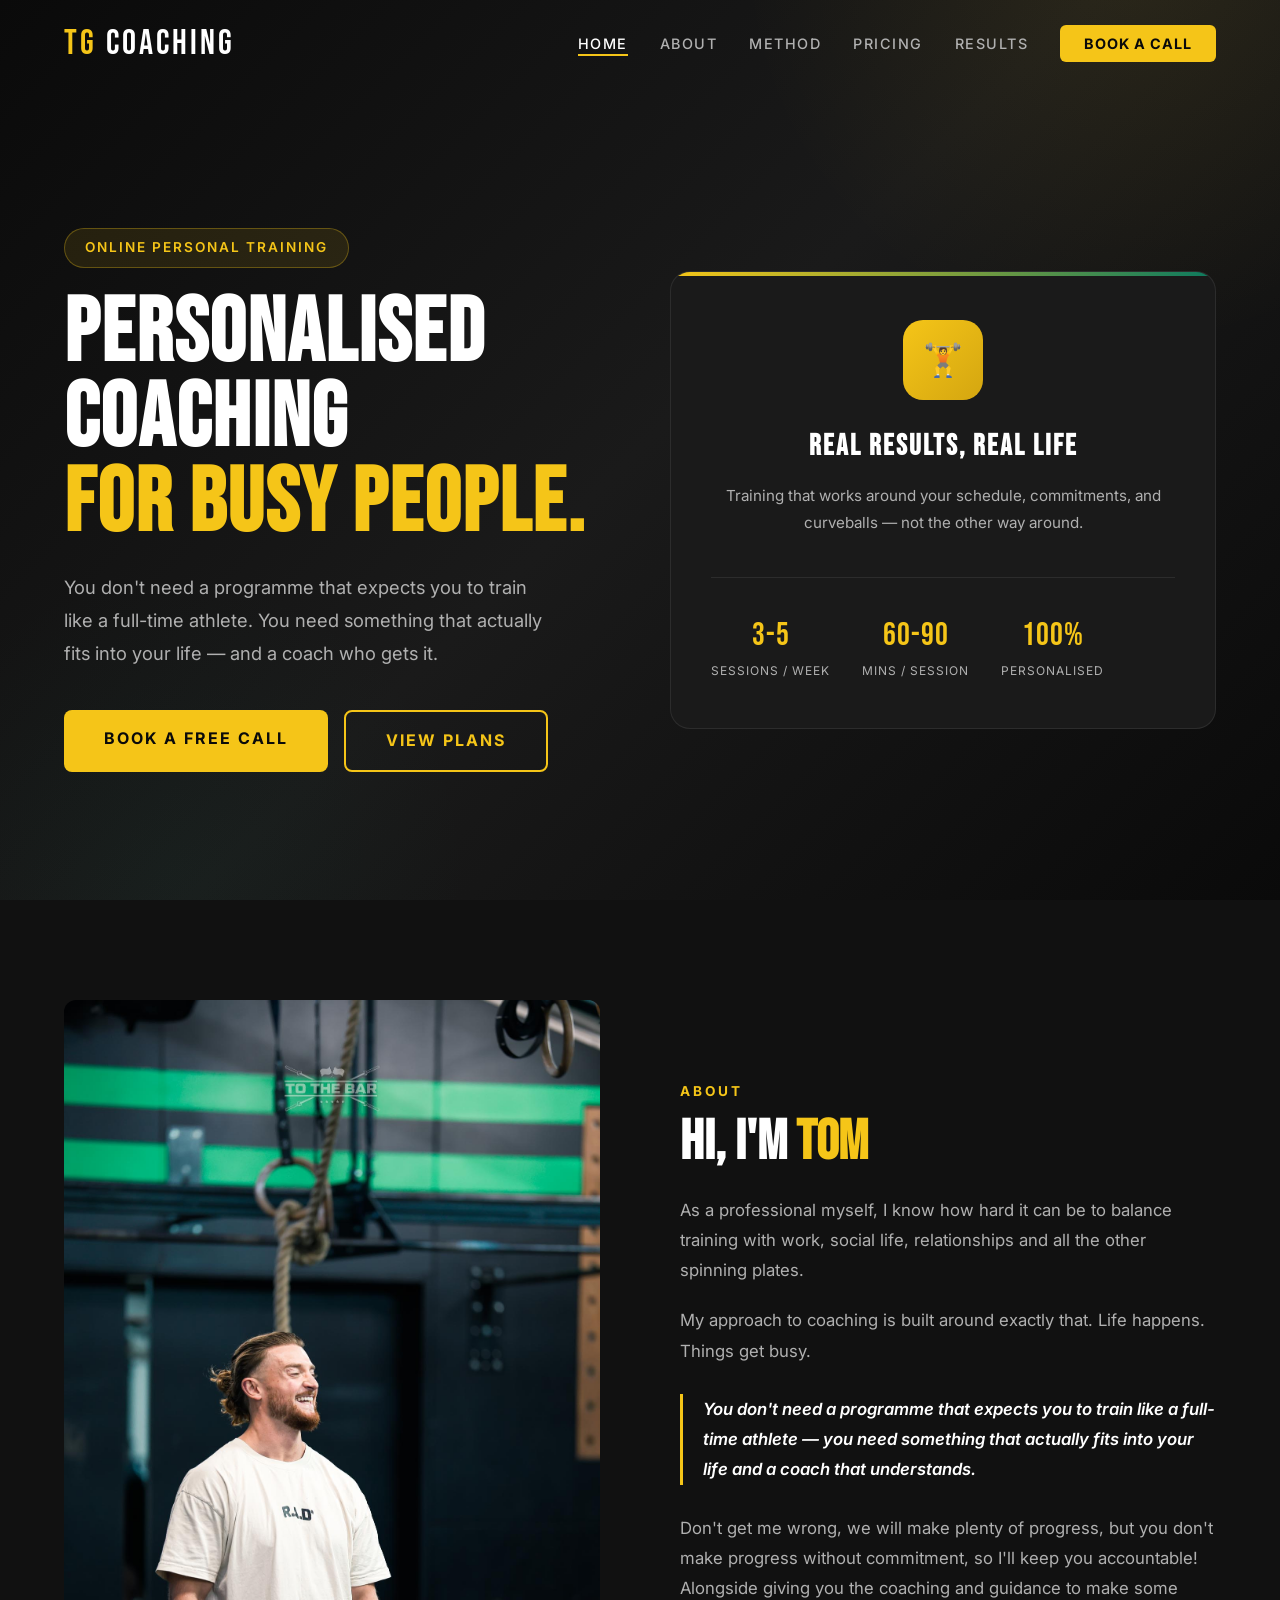
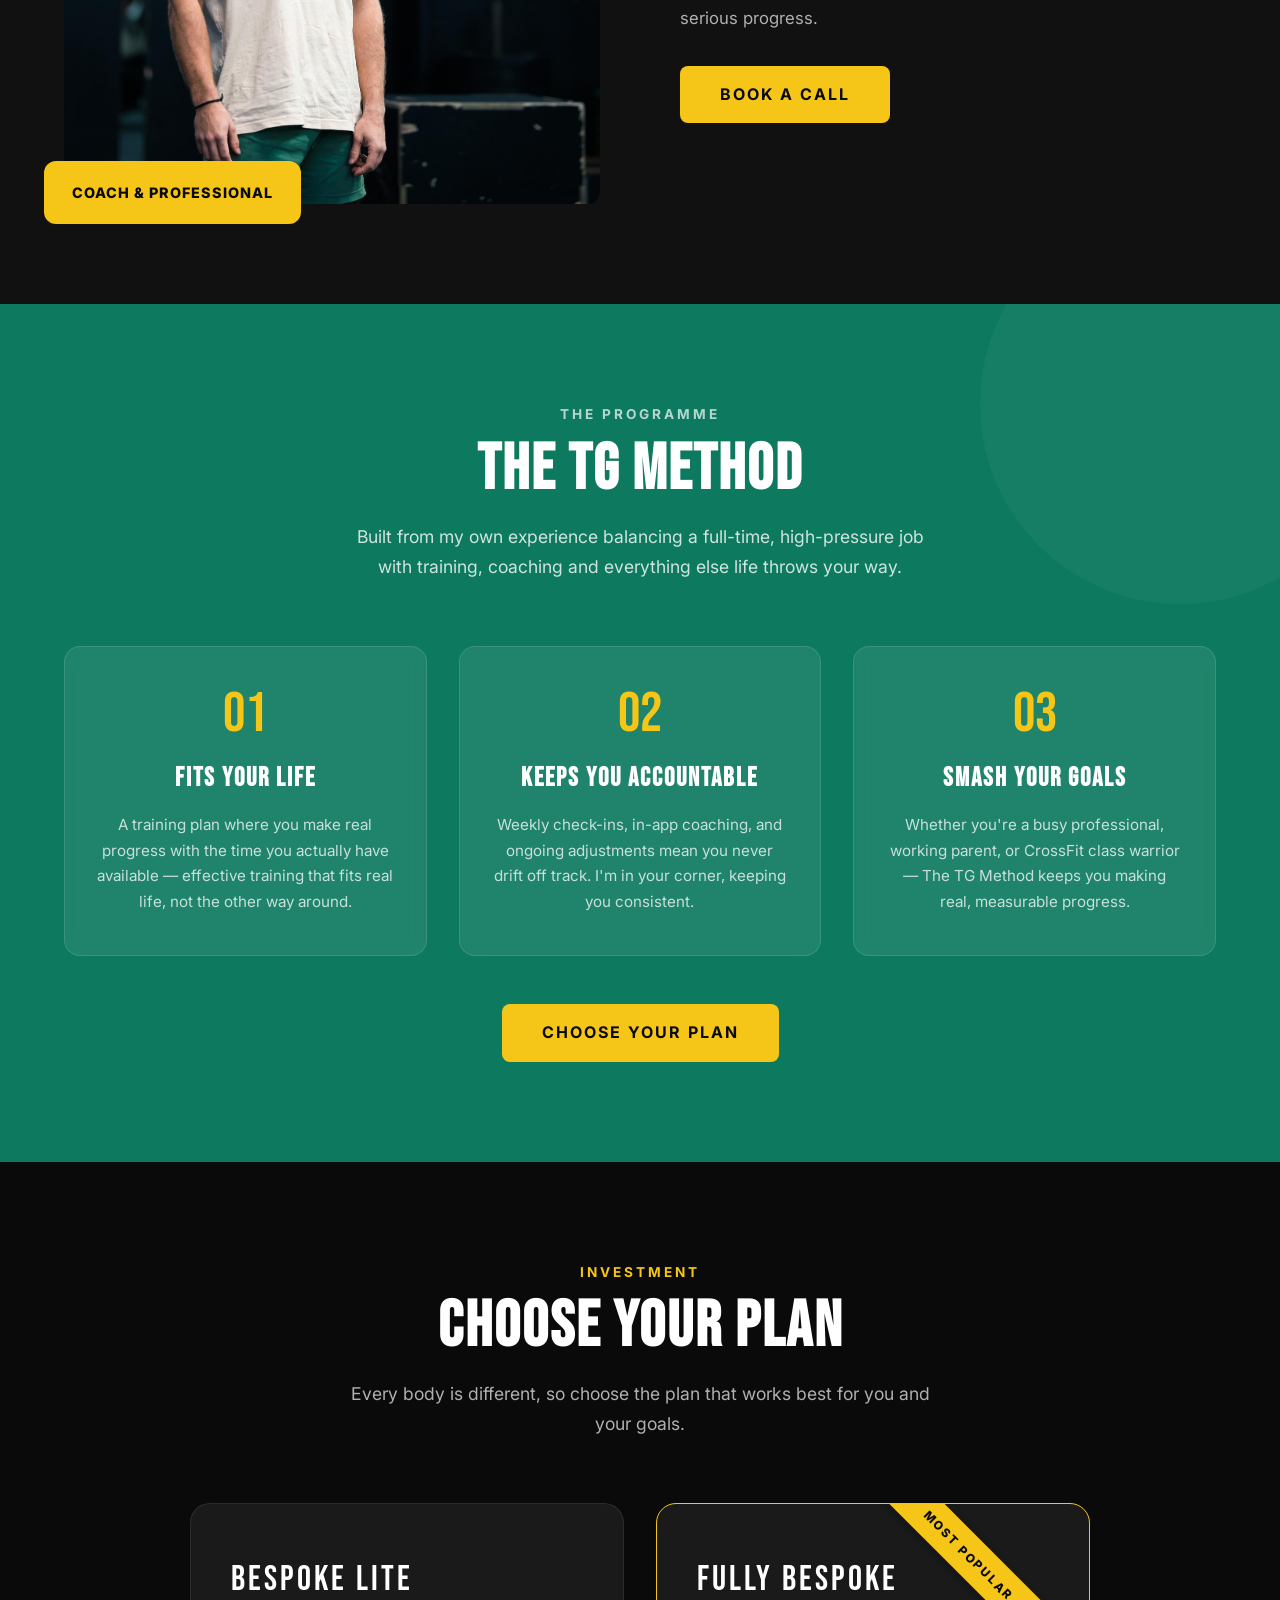
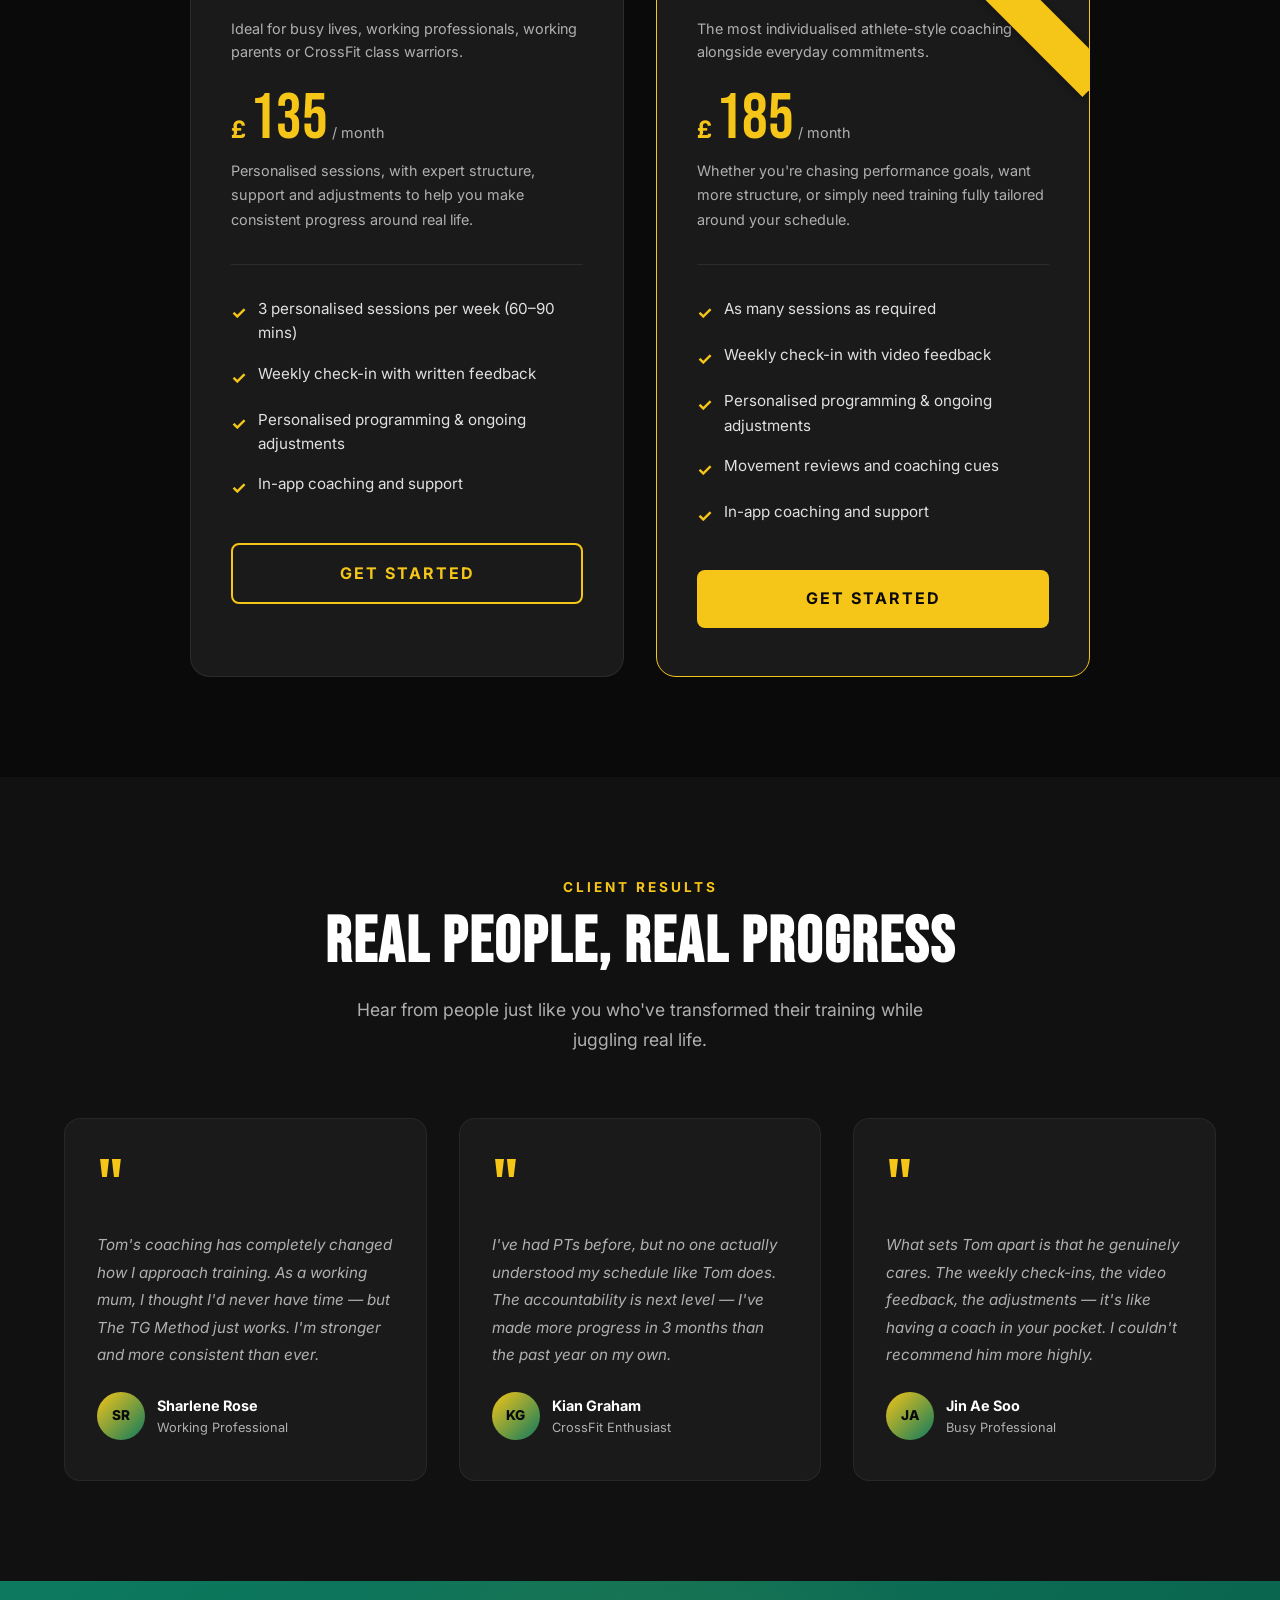
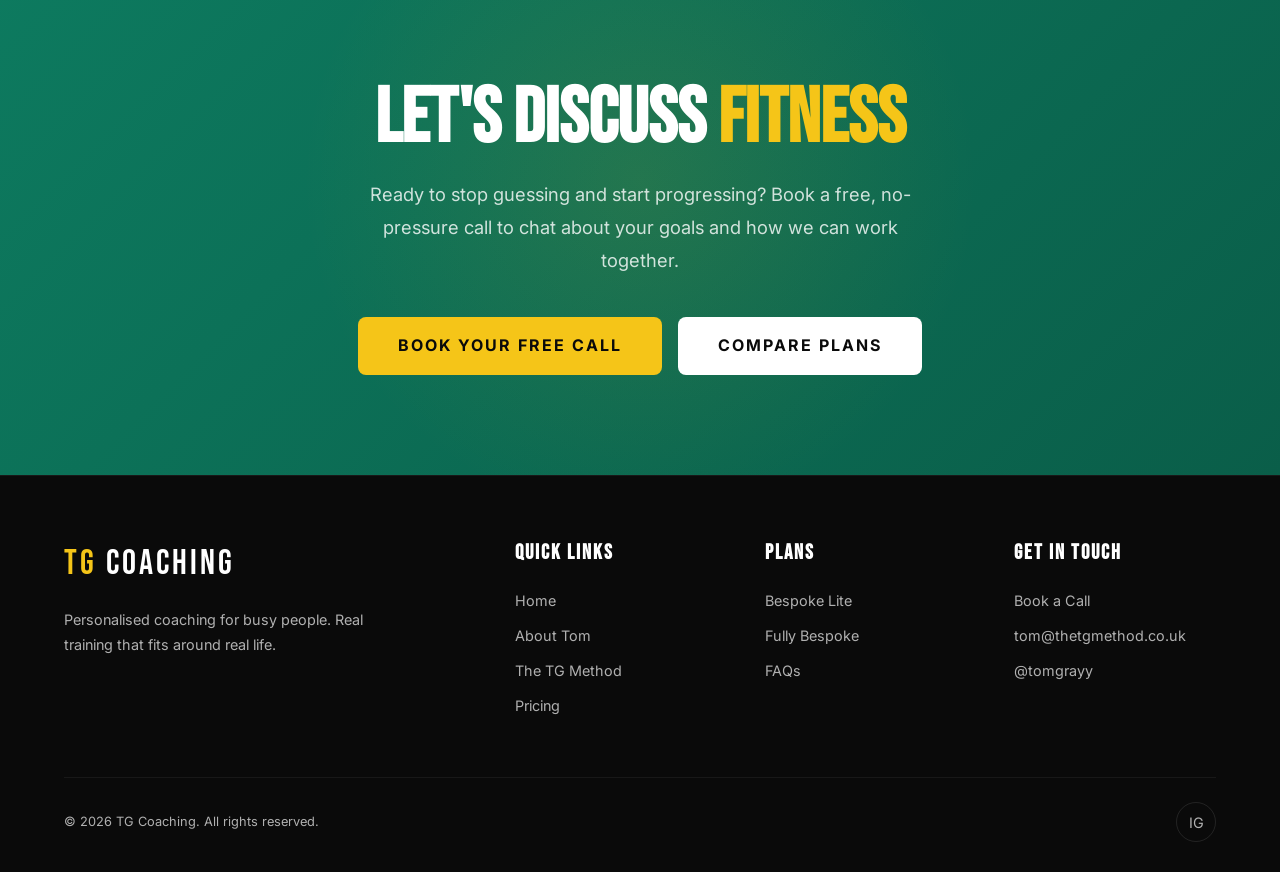
<file: index.html>
<!DOCTYPE html>
<html lang="en">
<head>
  <meta charset="UTF-8">
  <meta name="viewport" content="width=device-width, initial-scale=1.0">
  <title>TG Coaching | Personalised Coaching for Busy People</title>
  <meta name="description" content="Personalised coaching that fits around your real life. Training plans for busy professionals by Tom — The TG Method.">
  <link rel="stylesheet" href="css/style.css">
  <link rel="icon" href="data:image/svg+xml,<svg xmlns='http://www.w3.org/2000/svg' viewBox='0 0 100 100'><text y='.9em' font-size='90'>💪</text></svg>">
</head>
<body>

  <!-- NAVIGATION -->
  <nav class="nav" id="nav">
    <div class="container">
      <a href="index.html" class="nav-logo">TG <span>COACHING</span></a>
      <ul class="nav-links" id="navLinks">
        <li><a href="index.html" class="active">Home</a></li>
        <li><a href="#about">About</a></li>
        <li><a href="#method">Method</a></li>
        <li><a href="pricing.html">Pricing</a></li>
        <li><a href="#testimonials">Results</a></li>
        <li><a href="https://calendly.com/tom-thetgmethod/30min" class="nav-cta">Book a Call</a></li>
      </ul>
      <div class="hamburger" id="hamburger" onclick="toggleMenu()">
        <span></span><span></span><span></span>
      </div>
    </div>
  </nav>

  <!-- HERO -->
  <section class="hero">
    <div class="container">
      <div class="hero-content">
        <div class="hero-badge">Online Personal Training</div>
        <h1>
          PERSONALISED COACHING
          <span class="highlight">FOR BUSY PEOPLE.</span>
        </h1>
        <p>You don't need a programme that expects you to train like a full-time athlete. You need something that actually fits into your life — and a coach who gets it.</p>
        <div class="hero-buttons">
          <a href="https://calendly.com/tom-thetgmethod/30min" class="btn btn-gold">Book a Free Call</a>
          <a href="pricing.html" class="btn btn-outline">View Plans</a>
        </div>
      </div>
      <div class="hero-visual">
        <div class="hero-card">
          <div class="icon">🏋️</div>
          <h3>REAL RESULTS, REAL LIFE</h3>
          <p>Training that works around your schedule, commitments, and curveballs — not the other way around.</p>
          <div class="hero-stats">
            <div class="hero-stat">
              <div class="number">3-5</div>
              <div class="label">Sessions / Week</div>
            </div>
            <div class="hero-stat">
              <div class="number">60-90</div>
              <div class="label">Mins / Session</div>
            </div>
            <div class="hero-stat">
              <div class="number">100%</div>
              <div class="label">Personalised</div>
            </div>
          </div>
        </div>
      </div>
    </div>
  </section>

  <!-- ABOUT -->
  <section class="about" id="about">
    <div class="container">
      <div class="about-grid">
        <div class="about-image">
  <img src="images/tom.jpg" alt="Tom" style="width:100%; height:100%; object-fit:cover; border-radius:12px;">
          <div class="accent-box">Coach & Professional</div>
        </div>
        <div class="about-content">
          <div class="section-label">About</div>
          <h2>HI, I'M <span>TOM</span></h2>
          <p>As a professional myself, I know how hard it can be to balance training with work, social life, relationships and all the other spinning plates.</p>
          <p>My approach to coaching is built around exactly that. Life happens. Things get busy.</p>
          <p class="emphasis">You don't need a programme that expects you to train like a full-time athlete — you need something that actually fits into your life and a coach that understands.</p>
          <p>Don't get me wrong, we will make plenty of progress, but you don't make progress without commitment, so I'll keep you accountable! Alongside giving you the coaching and guidance to make some serious progress.</p>
          <div style="margin-top: 32px;">
            <a href="https://calendly.com/tom-thetgmethod/30min" class="btn btn-gold">Book a Call</a>
          </div>
        </div>
      </div>
    </div>
  </section>

  <!-- THE TG METHOD -->
  <section class="method" id="method">
    <div class="container">
      <div class="section-header">
        <div class="section-label">The Programme</div>
        <h2 class="section-title">THE TG METHOD</h2>
        <p class="section-subtitle">Built from my own experience balancing a full-time, high-pressure job with training, coaching and everything else life throws your way.</p>
      </div>
      <div class="method-steps">
        <div class="method-step fade-in">
          <div class="step-number">01</div>
          <h3>FITS YOUR LIFE</h3>
          <p>A training plan where you make real progress with the time you actually have available — effective training that fits real life, not the other way around.</p>
        </div>
        <div class="method-step fade-in">
          <div class="step-number">02</div>
          <h3>KEEPS YOU ACCOUNTABLE</h3>
          <p>Weekly check-ins, in-app coaching, and ongoing adjustments mean you never drift off track. I'm in your corner, keeping you consistent.</p>
        </div>
        <div class="method-step fade-in">
          <div class="step-number">03</div>
          <h3>SMASH YOUR GOALS</h3>
          <p>Whether you're a busy professional, working parent, or CrossFit class warrior — The TG Method keeps you making real, measurable progress.</p>
        </div>
      </div>
      <div style="text-align: center; margin-top: 48px;">
        <a href="pricing.html" class="btn btn-gold">Choose Your Plan</a>
      </div>
    </div>
  </section>

  <!-- PRICING PREVIEW -->
  <section class="pricing" id="pricing">
    <div class="container">
      <div class="section-header">
        <div class="section-label">Investment</div>
        <h2 class="section-title">CHOOSE YOUR PLAN</h2>
        <p class="section-subtitle">Every body is different, so choose the plan that works best for you and your goals.</p>
      </div>
      <div class="pricing-grid">
        <!-- BESPOKE LITE -->
        <div class="price-card fade-in">
          <div class="plan-name">BESPOKE LITE</div>
          <div class="plan-tagline">Ideal for busy lives, working professionals, working parents or CrossFit class warriors.</div>
          <div class="price">
            <span class="currency">£</span>
            <span class="amount">135</span>
            <span class="period">/ month</span>
          </div>
          <div class="plan-description">Personalised sessions, with expert structure, support and adjustments to help you make consistent progress around real life.</div>
          <ul class="features">
            <li><span class="check">✓</span> 3 personalised sessions per week (60–90 mins)</li>
            <li><span class="check">✓</span> Weekly check-in with written feedback</li>
            <li><span class="check">✓</span> Personalised programming &amp; ongoing adjustments</li>
            <li><span class="check">✓</span> In-app coaching and support</li>
          </ul>
          <a href="https://calendly.com/tom-thetgmethod/30min" class="btn btn-outline">Get Started</a>
        </div>
        <!-- FULLY BESPOKE -->
        <div class="price-card featured fade-in">
          <div class="plan-name">FULLY BESPOKE</div>
          <div class="plan-tagline">The most individualised athlete-style coaching alongside everyday commitments.</div>
          <div class="price">
            <span class="currency">£</span>
            <span class="amount">185</span>
            <span class="period">/ month</span>
          </div>
          <div class="plan-description">Whether you're chasing performance goals, want more structure, or simply need training fully tailored around your schedule.</div>
          <ul class="features">
            <li><span class="check">✓</span> As many sessions as required</li>
            <li><span class="check">✓</span> Weekly check-in with video feedback</li>
            <li><span class="check">✓</span> Personalised programming &amp; ongoing adjustments</li>
            <li><span class="check">✓</span> Movement reviews and coaching cues</li>
            <li><span class="check">✓</span> In-app coaching and support</li>
          </ul>
          <a href="https://calendly.com/tom-thetgmethod/30min" class="btn btn-gold">Get Started</a>
        </div>
      </div>
    </div>
  </section>

  <!-- TESTIMONIALS -->
  <section class="testimonials" id="testimonials">
    <div class="container">
      <div class="section-header">
        <div class="section-label">Client Results</div>
        <h2 class="section-title">REAL PEOPLE, REAL PROGRESS</h2>
        <p class="section-subtitle">Hear from people just like you who've transformed their training while juggling real life.</p>
      </div>
      <div class="testimonials-grid">
        <div class="testimonial-card fade-in">
          <div class="quote-mark">"</div>
          <p>Tom's coaching has completely changed how I approach training. As a working mum, I thought I'd never have time — but The TG Method just works. I'm stronger and more consistent than ever.</p>
          <div class="testimonial-author">
            <div class="testimonial-avatar">SR</div>
            <div>
              <div class="name">Sharlene Rose</div>
              <div class="role">Working Professional</div>
            </div>
          </div>
        </div>
        <div class="testimonial-card fade-in">
          <div class="quote-mark">"</div>
          <p>I've had PTs before, but no one actually understood my schedule like Tom does. The accountability is next level — I've made more progress in 3 months than the past year on my own.</p>
          <div class="testimonial-author">
            <div class="testimonial-avatar">KG</div>
            <div>
              <div class="name">Kian Graham</div>
              <div class="role">CrossFit Enthusiast</div>
            </div>
          </div>
        </div>
        <div class="testimonial-card fade-in">
          <div class="quote-mark">"</div>
          <p>What sets Tom apart is that he genuinely cares. The weekly check-ins, the video feedback, the adjustments — it's like having a coach in your pocket. I couldn't recommend him more highly.</p>
          <div class="testimonial-author">
            <div class="testimonial-avatar">JA</div>
            <div>
              <div class="name">Jin Ae Soo</div>
              <div class="role">Busy Professional</div>
            </div>
          </div>
        </div>
      </div>
    </div>
  </section>

  <!-- CTA -->
  <section class="cta-section">
    <div class="container">
      <h2>LET'S DISCUSS <span>FITNESS</span></h2>
      <p>Ready to stop guessing and start progressing? Book a free, no-pressure call to chat about your goals and how we can work together.</p>
      <div class="cta-buttons">
        <a href="https://calendly.com/tom-thetgmethod/30min" class="btn btn-gold">Book Your Free Call</a>
        <a href="pricing.html" class="btn btn-white">Compare Plans</a>
      </div>
    </div>
  </section>

  <!-- FOOTER -->
  <footer class="footer">
    <div class="container">
      <div class="footer-grid">
        <div class="footer-brand">
          <a href="index.html" class="nav-logo">TG <span>COACHING</span></a>
          <p>Personalised coaching for busy people. Real training that fits around real life.</p>
        </div>
        <div class="footer-col">
          <h4>QUICK LINKS</h4>
          <a href="index.html">Home</a>
          <a href="#about">About Tom</a>
          <a href="#method">The TG Method</a>
          <a href="pricing.html">Pricing</a>
        </div>
        <div class="footer-col">
          <h4>PLANS</h4>
          <a href="pricing.html">Bespoke Lite</a>
          <a href="pricing.html">Fully Bespoke</a>
          <a href="pricing.html#faq">FAQs</a>
        </div>
        <div class="footer-col">
          <h4>GET IN TOUCH</h4>
          <a href="https://calendly.com/tom-thetgmethod/30min">Book a Call</a>
          <a href="mailto:tom@thetgmethod.co.uk">tom@thetgmethod.co.uk</a>
          <a href="https://www.instagram.com/tomgrayy">@tomgrayy</a>
        </div>
      </div>
      <div class="footer-bottom">
        <p>&copy; 2026 TG Coaching. All rights reserved.</p>
        <div class="social-links">
          <a href="https://www.instagram.com/tomgrayy" aria-label="Instagram">IG</a>
        </div>
      </div>
    </div>
  </footer>

  <script>
    // Navbar scroll effect
    window.addEventListener('scroll', () => {
      document.getElementById('nav').classList.toggle('scrolled', window.scrollY > 50);
    });

    // Mobile menu toggle
    function toggleMenu() {
      document.getElementById('navLinks').classList.toggle('active');
    }

    // Close mobile menu on link click
    document.querySelectorAll('.nav-links a').forEach(link => {
      link.addEventListener('click', () => {
        document.getElementById('navLinks').classList.remove('active');
      });
    });

    // Fade-in on scroll
    const observer = new IntersectionObserver((entries) => {
      entries.forEach(entry => {
        if (entry.isIntersecting) {
          entry.target.classList.add('visible');
        }
      });
    }, { threshold: 0.1 });

    document.querySelectorAll('.fade-in').forEach(el => observer.observe(el));
  </script>

</body>
</html>
</file>
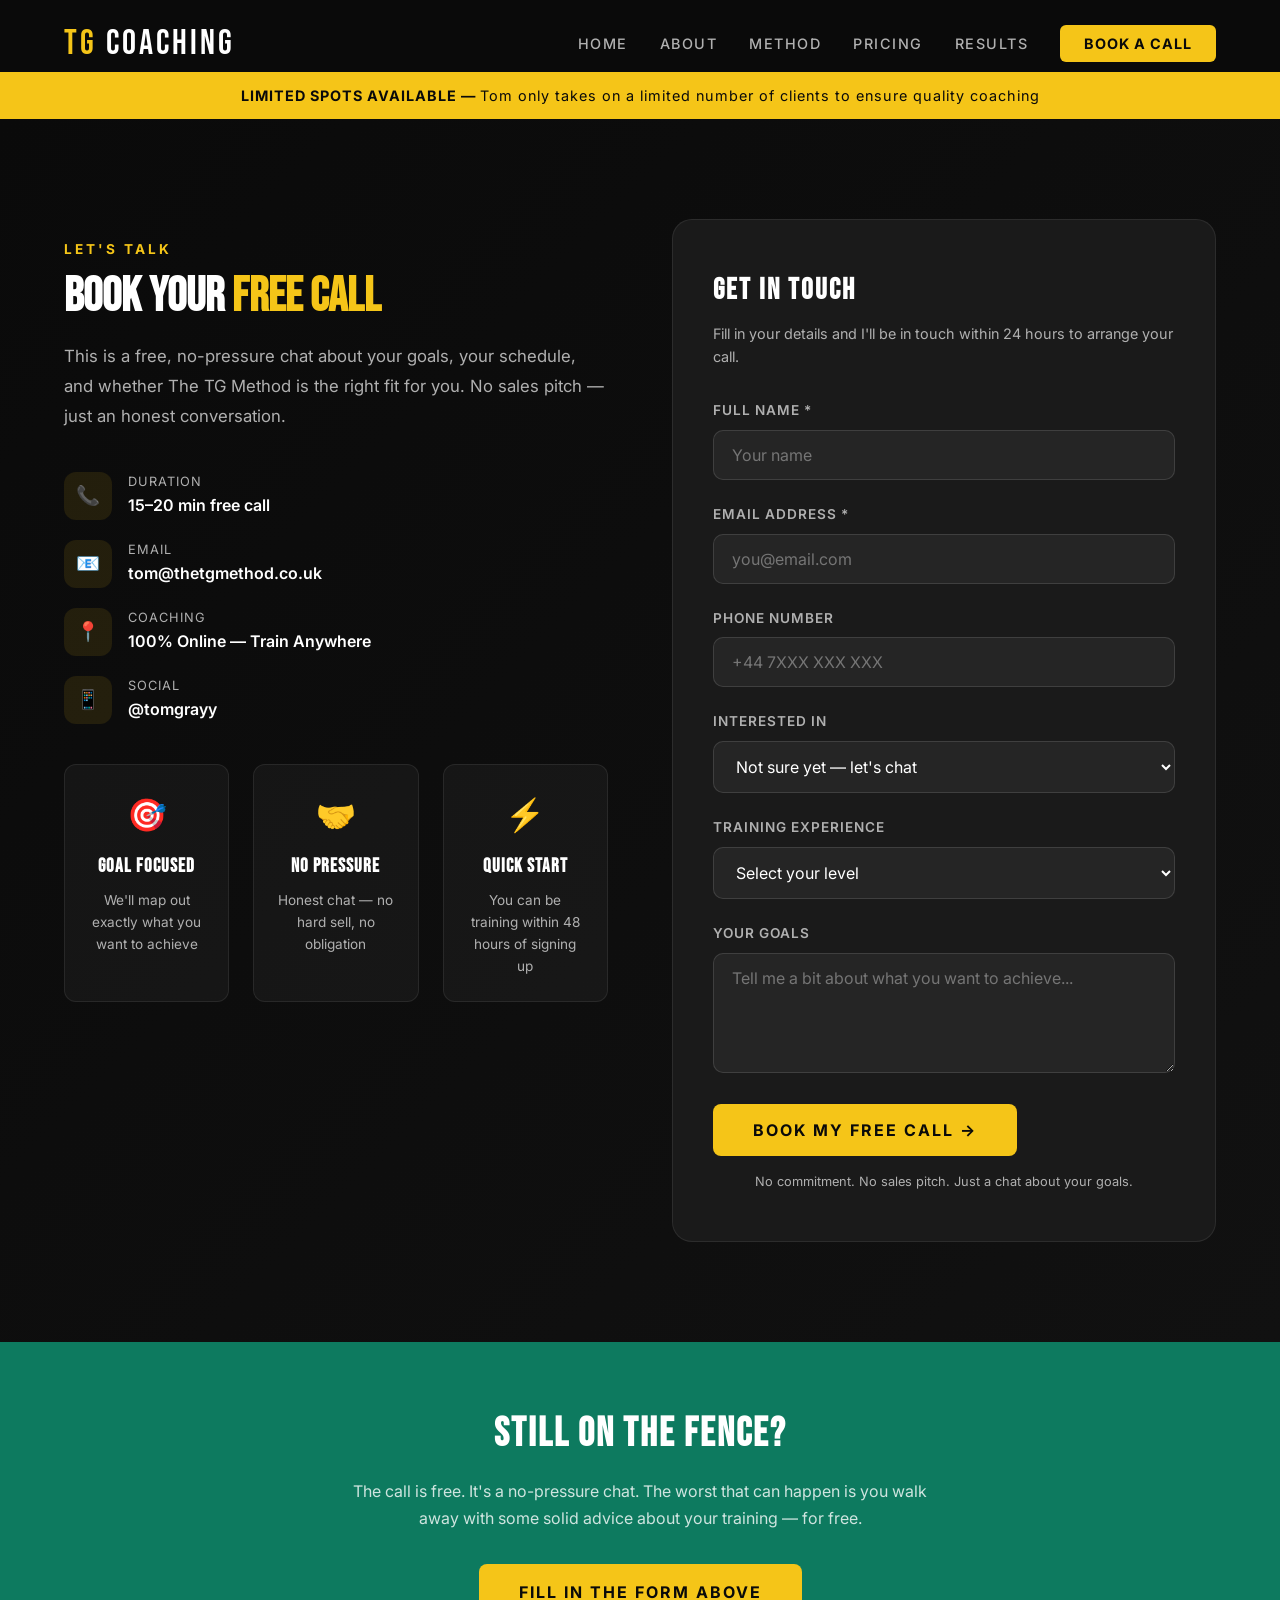
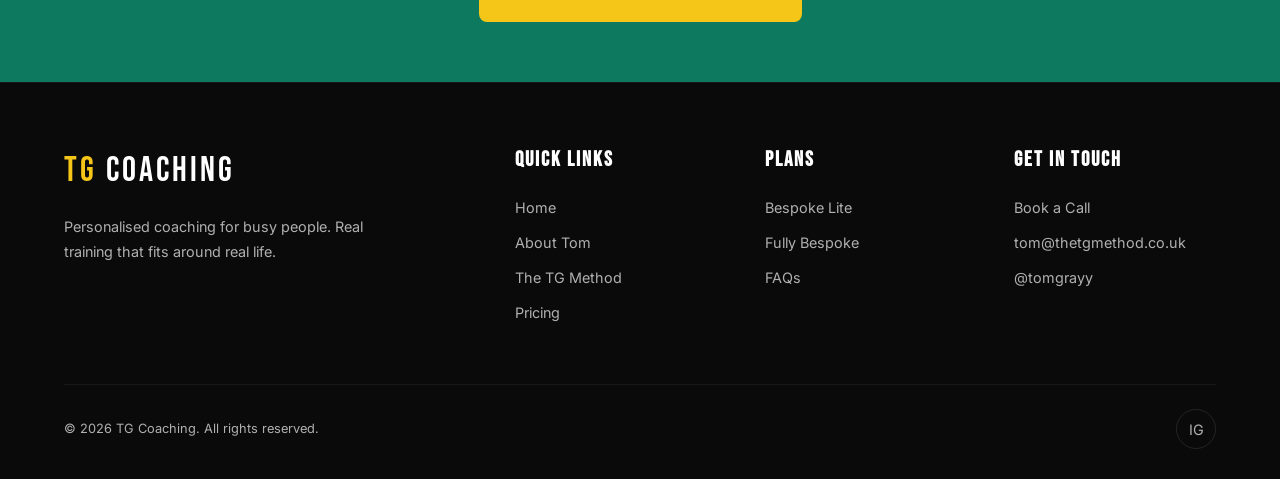
<file: contact.html>
<!DOCTYPE html>
<html lang="en">
<head>
  <meta charset="UTF-8">
  <meta name="viewport" content="width=device-width, initial-scale=1.0">
  <title>Book a Call | TG Coaching</title>
  <meta name="description" content="Book a free, no-pressure call with Tom to discuss your fitness goals and find the right coaching plan for you.">
  <link rel="stylesheet" href="css/style.css">
  <link rel="icon" href="data:image/svg+xml,<svg xmlns='http://www.w3.org/2000/svg' viewBox='0 0 100 100'><text y='.9em' font-size='90'>💪</text></svg>">
  <style>
    .form-success {
      display: none;
      text-align: center;
      padding: 60px 40px;
    }
    .form-success .success-icon {
      width: 80px;
      height: 80px;
      background: var(--gold);
      border-radius: 50%;
      display: flex;
      align-items: center;
      justify-content: center;
      margin: 0 auto 24px;
      font-size: 2.5rem;
    }
    .form-success h3 {
      font-family: var(--font-heading);
      font-size: 2rem;
      letter-spacing: 2px;
      margin-bottom: 12px;
    }
    .form-success p {
      color: var(--gray);
      line-height: 1.7;
    }
    .urgency-banner {
      background: var(--gold);
      color: var(--black);
      text-align: center;
      padding: 12px 24px;
      font-weight: 700;
      font-size: 0.9rem;
      letter-spacing: 1px;
      margin-top: 72px;
    }
    .urgency-banner span {
      font-weight: 400;
    }
    .benefit-cards {
      display: grid;
      grid-template-columns: repeat(3, 1fr);
      gap: 24px;
      margin-top: 40px;
    }
    .benefit-card {
      background: rgba(255,255,255,0.04);
      border: 1px solid rgba(255,255,255,0.08);
      border-radius: 12px;
      padding: 24px;
      text-align: center;
    }
    .benefit-card .b-icon {
      font-size: 2rem;
      margin-bottom: 12px;
    }
    .benefit-card h4 {
      font-family: var(--font-heading);
      font-size: 1.2rem;
      letter-spacing: 1px;
      margin-bottom: 8px;
    }
    .benefit-card p {
      color: var(--gray);
      font-size: 0.85rem;
      line-height: 1.6;
    }
    @media (max-width: 768px) {
      .benefit-cards { grid-template-columns: 1fr; }
    }
  </style>
</head>
<body>

  <!-- NAVIGATION -->
  <nav class="nav scrolled" id="nav">
    <div class="container">
      <a href="index.html" class="nav-logo">TG <span>COACHING</span></a>
      <ul class="nav-links" id="navLinks">
        <li><a href="index.html">Home</a></li>
        <li><a href="index.html#about">About</a></li>
        <li><a href="index.html#method">Method</a></li>
        <li><a href="pricing.html">Pricing</a></li>
        <li><a href="index.html#testimonials">Results</a></li>
        <li><a href="https://calendly.com/tom-thetgmethod/30min" class="nav-cta active">Book a Call</a></li>
      </ul>
      <div class="hamburger" id="hamburger" onclick="toggleMenu()">
        <span></span><span></span><span></span>
      </div>
    </div>
  </nav>

  <!-- URGENCY BANNER -->
  <div class="urgency-banner">
    LIMITED SPOTS AVAILABLE — <span>Tom only takes on a limited number of clients to ensure quality coaching</span>
  </div>

  <!-- CONTACT -->
  <section class="contact-hero">
    <div class="container">
      <div class="contact-grid">
        <div class="contact-info">
          <div class="section-label">Let's Talk</div>
          <h2>BOOK YOUR <span>FREE CALL</span></h2>
          <p>This is a free, no-pressure chat about your goals, your schedule, and whether The TG Method is the right fit for you. No sales pitch — just an honest conversation.</p>

          <div class="contact-details">
            <div class="contact-detail">
              <div class="detail-icon">📞</div>
              <div class="detail-text">
                <div class="label">Duration</div>
                <div class="value">15–20 min free call</div>
              </div>
            </div>
            <div class="contact-detail">
              <div class="detail-icon">📧</div>
              <div class="detail-text">
                <div class="label">Email</div>
                <div class="value">tom@thetgmethod.co.uk</div>
              </div>
            </div>
            <div class="contact-detail">
              <div class="detail-icon">📍</div>
              <div class="detail-text">
                <div class="label">Coaching</div>
                <div class="value">100% Online — Train Anywhere</div>
              </div>
            </div>
            <div class="contact-detail">
              <div class="detail-icon">📱</div>
              <div class="detail-text">
                <div class="label">Social</div>
                <div class="value"><a href="https://www.instagram.com/tomgrayy" style="color: inherit; text-decoration: none;">@tomgrayy</a></div>
              </div>
            </div>
          </div>

          <div class="benefit-cards">
            <div class="benefit-card">
              <div class="b-icon">🎯</div>
              <h4>GOAL FOCUSED</h4>
              <p>We'll map out exactly what you want to achieve</p>
            </div>
            <div class="benefit-card">
              <div class="b-icon">🤝</div>
              <h4>NO PRESSURE</h4>
              <p>Honest chat — no hard sell, no obligation</p>
            </div>
            <div class="benefit-card">
              <div class="b-icon">⚡</div>
              <h4>QUICK START</h4>
              <p>You can be training within 48 hours of signing up</p>
            </div>
          </div>
        </div>

        <div class="contact-form-card">
          <div id="formContainer">
            <h3 style="font-family: var(--font-heading); font-size: 1.8rem; letter-spacing: 2px; margin-bottom: 8px;">GET IN TOUCH</h3>
            <p style="color: var(--gray); font-size: 0.9rem; margin-bottom: 32px;">Fill in your details and I'll be in touch within 24 hours to arrange your call.</p>
            <form id="contactForm" onsubmit="handleSubmit(event)">
              <div class="form-group">
                <label for="name">Full Name *</label>
                <input type="text" id="name" name="name" placeholder="Your name" required>
              </div>
              <div class="form-group">
                <label for="email">Email Address *</label>
                <input type="email" id="email" name="email" placeholder="you@email.com" required>
              </div>
              <div class="form-group">
                <label for="phone">Phone Number</label>
                <input type="tel" id="phone" name="phone" placeholder="+44 7XXX XXX XXX">
              </div>
              <div class="form-group">
                <label for="plan">Interested In</label>
                <select id="plan" name="plan">
                  <option value="">Not sure yet — let's chat</option>
                  <option value="lite">Bespoke Lite — £135/month</option>
                  <option value="bespoke">Fully Bespoke — £185/month</option>
                </select>
              </div>
              <div class="form-group">
                <label for="experience">Training Experience</label>
                <select id="experience" name="experience">
                  <option value="">Select your level</option>
                  <option value="beginner">Beginner — New to training</option>
                  <option value="intermediate">Intermediate — Training 1-2 years</option>
                  <option value="advanced">Advanced — Training 3+ years</option>
                  <option value="crossfit">CrossFit / Class-based training</option>
                </select>
              </div>
              <div class="form-group">
                <label for="goals">Your Goals</label>
                <textarea id="goals" name="goals" placeholder="Tell me a bit about what you want to achieve..."></textarea>
              </div>
              <button type="submit" class="btn btn-gold" style="width: 100; font-size: 1rem;">Book My Free Call →</button>
              <p style="color: var(--gray); font-size: 0.8rem; text-align: center; margin-top: 16px;">No commitment. No sales pitch. Just a chat about your goals.</p>
            </form>
          </div>
          <div class="form-success" id="formSuccess">
            <div class="success-icon">✓</div>
            <h3>YOU'RE IN!</h3>
            <p>Thanks for reaching out! I'll be in touch within 24 hours to arrange your free call. In the meantime, give me a follow on social for training tips and content.</p>
            <div style="margin-top: 24px;">
              <a href="index.html" class="btn btn-outline" style="padding: 12px 28px; font-size: 0.85rem;">Back to Home</a>
            </div>
          </div>
        </div>
      </div>
    </div>
  </section>

  <!-- TRUST SECTION -->
  <section style="background: var(--teal); padding: 60px 0; text-align: center;">
    <div class="container">
      <h2 style="font-family: var(--font-heading); font-size: 2.5rem; letter-spacing: 2px; margin-bottom: 12px;">STILL ON THE FENCE?</h2>
      <p style="color: rgba(255,255,255,0.8); max-width: 600px; margin: 0 auto 32px; line-height: 1.7;">The call is free. It's a no-pressure chat. The worst that can happen is you walk away with some solid advice about your training — for free.</p>
      <a href="#" onclick="document.querySelector('.contact-form-card').scrollIntoView({behavior:'smooth'}); return false;" class="btn btn-gold">Fill in the Form Above</a>
    </div>
  </section>

  <!-- FOOTER -->
  <footer class="footer">
    <div class="container">
      <div class="footer-grid">
        <div class="footer-brand">
          <a href="index.html" class="nav-logo">TG <span>COACHING</span></a>
          <p>Personalised coaching for busy people. Real training that fits around real life.</p>
        </div>
        <div class="footer-col">
          <h4>QUICK LINKS</h4>
          <a href="index.html">Home</a>
          <a href="index.html#about">About Tom</a>
          <a href="index.html#method">The TG Method</a>
          <a href="pricing.html">Pricing</a>
        </div>
        <div class="footer-col">
          <h4>PLANS</h4>
          <a href="pricing.html">Bespoke Lite</a>
          <a href="pricing.html">Fully Bespoke</a>
          <a href="pricing.html#faq">FAQs</a>
        </div>
        <div class="footer-col">
          <h4>GET IN TOUCH</h4>
          <a href="https://calendly.com/tom-thetgmethod/30min">Book a Call</a>
          <a href="mailto:tom@thetgmethod.co.uk">tom@thetgmethod.co.uk</a>
          <a href="https://www.instagram.com/tomgrayy">@tomgrayy</a>
        </div>
      </div>
      <div class="footer-bottom">
        <p>&copy; 2026 TG Coaching. All rights reserved.</p>
        <div class="social-links">
          <a href="https://www.instagram.com/tomgrayy" aria-label="Instagram">IG</a>
        </div>
      </div>
    </div>
  </footer>

  <script>
    // Navbar scroll
    window.addEventListener('scroll', () => {
      document.getElementById('nav').classList.toggle('scrolled', window.scrollY > 50);
    });

    // Mobile menu
    function toggleMenu() {
      document.getElementById('navLinks').classList.toggle('active');
    }

    document.querySelectorAll('.nav-links a').forEach(link => {
      link.addEventListener('click', () => document.getElementById('navLinks').classList.remove('active'));
    });

    // Pre-select plan from URL param
    const params = new URLSearchParams(window.location.search);
    const planParam = params.get('plan');
    if (planParam) {
      const select = document.getElementById('plan');
      if (select) select.value = planParam;
    }

    // Form submission
    function handleSubmit(e) {
      e.preventDefault();
      document.getElementById('formContainer').style.display = 'none';
      document.getElementById('formSuccess').style.display = 'block';
      document.querySelector('.contact-form-card').scrollIntoView({ behavior: 'smooth' });
    }

    // Fade in
    const observer = new IntersectionObserver((entries) => {
      entries.forEach(entry => {
        if (entry.isIntersecting) entry.target.classList.add('visible');
      });
    }, { threshold: 0.1 });
    document.querySelectorAll('.fade-in').forEach(el => observer.observe(el));
  </script>

</body>
</html>
</file>
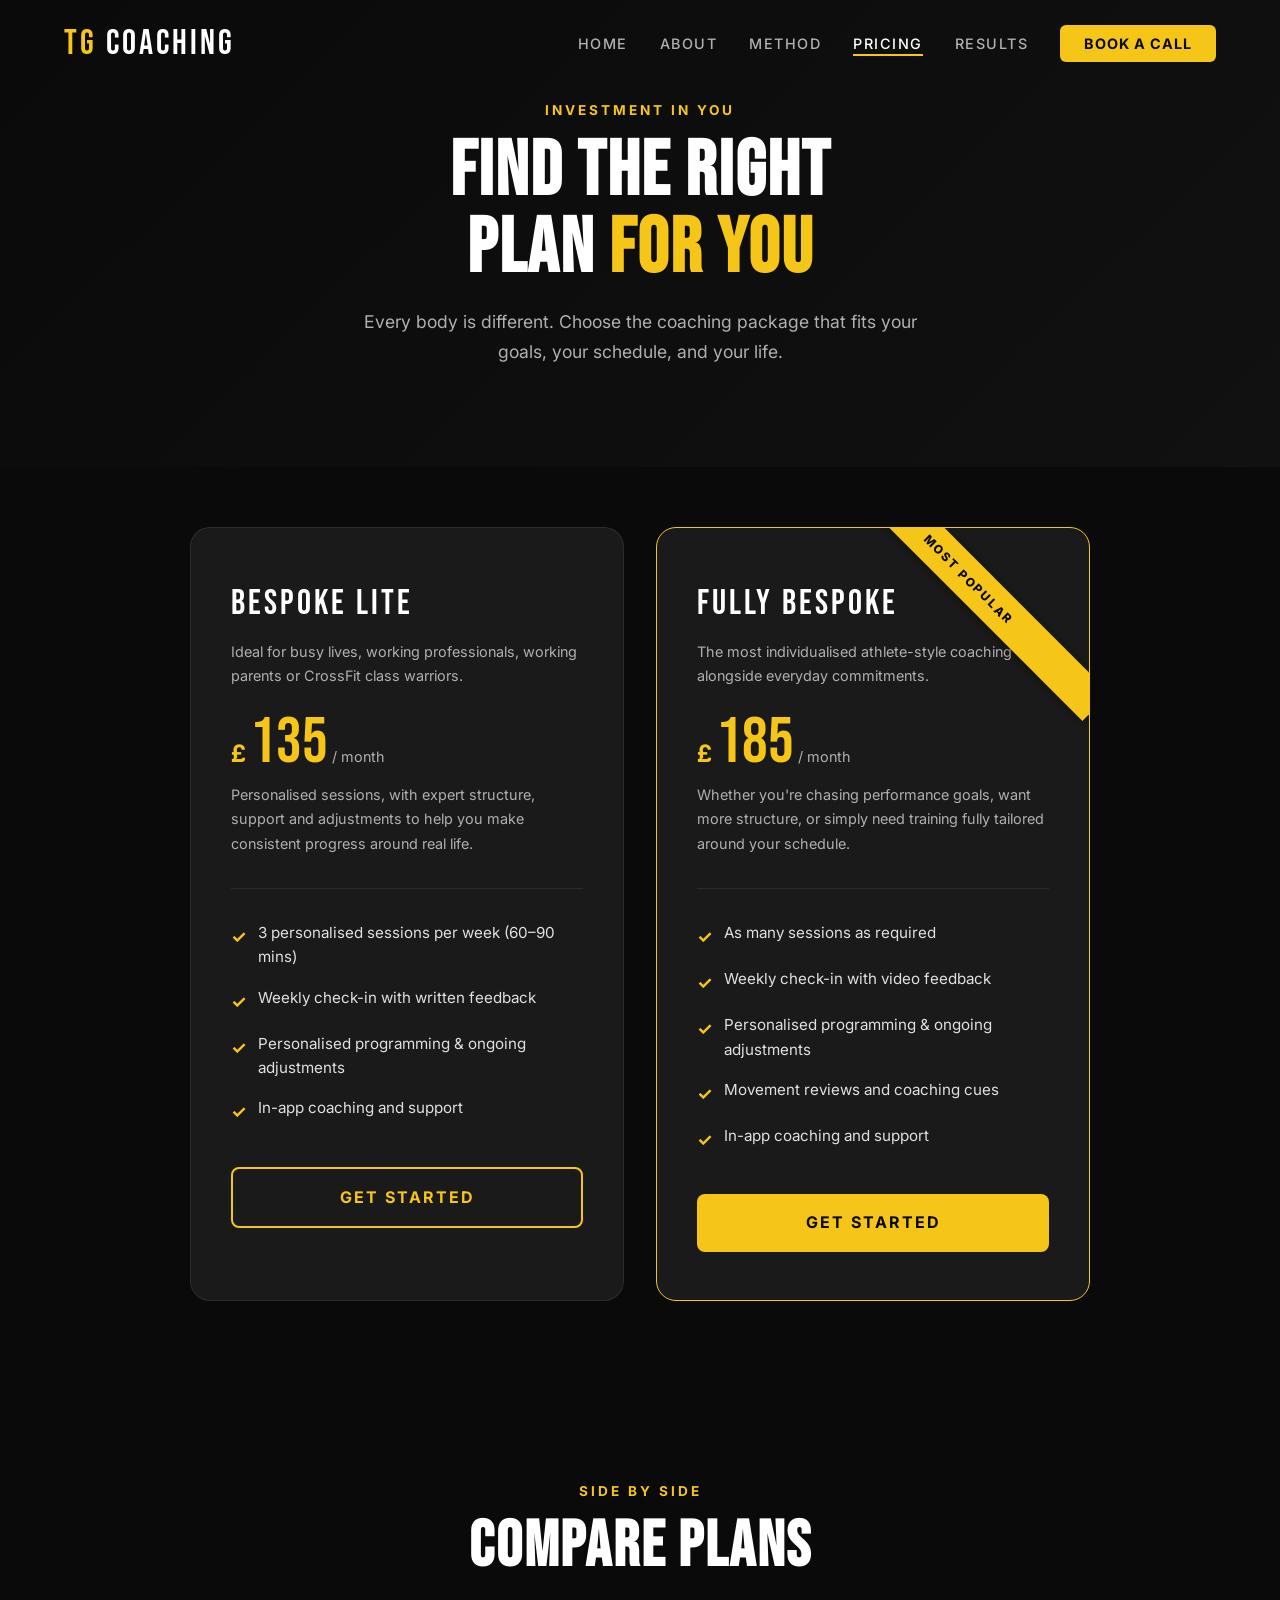
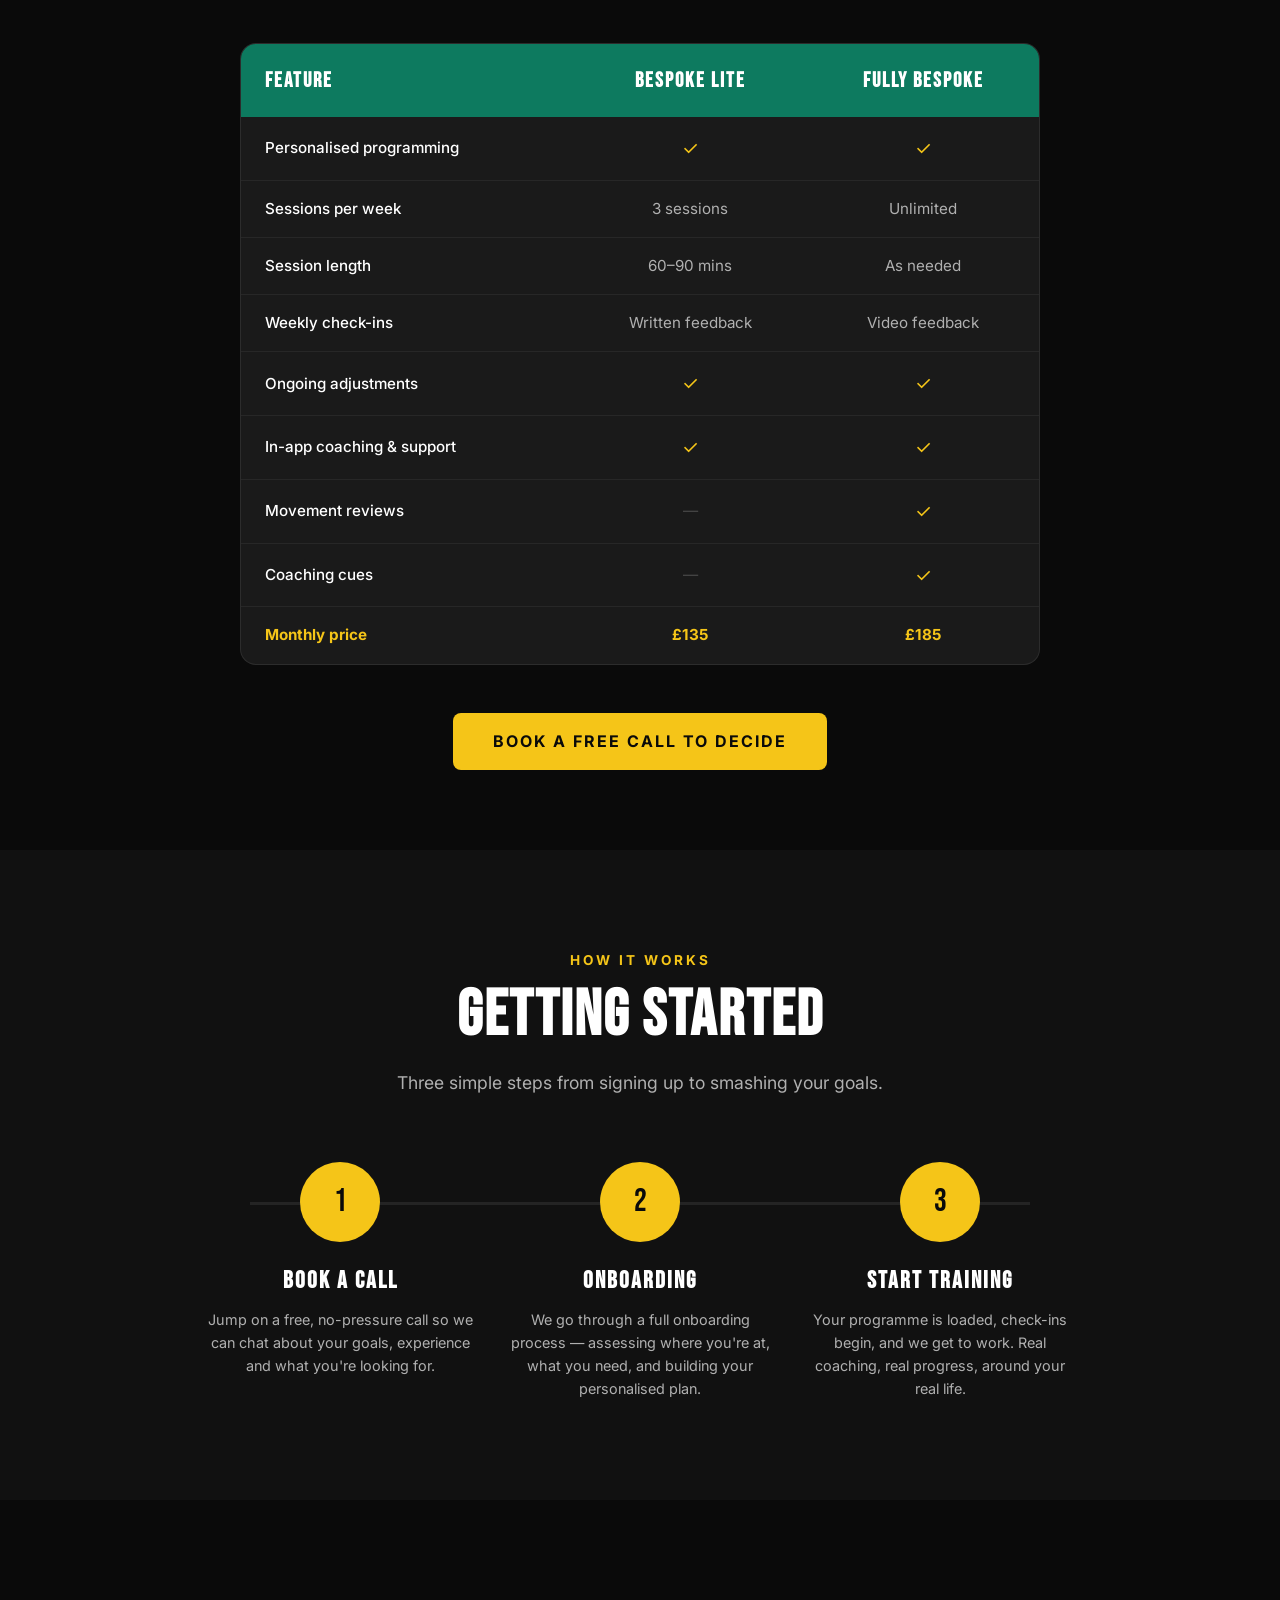
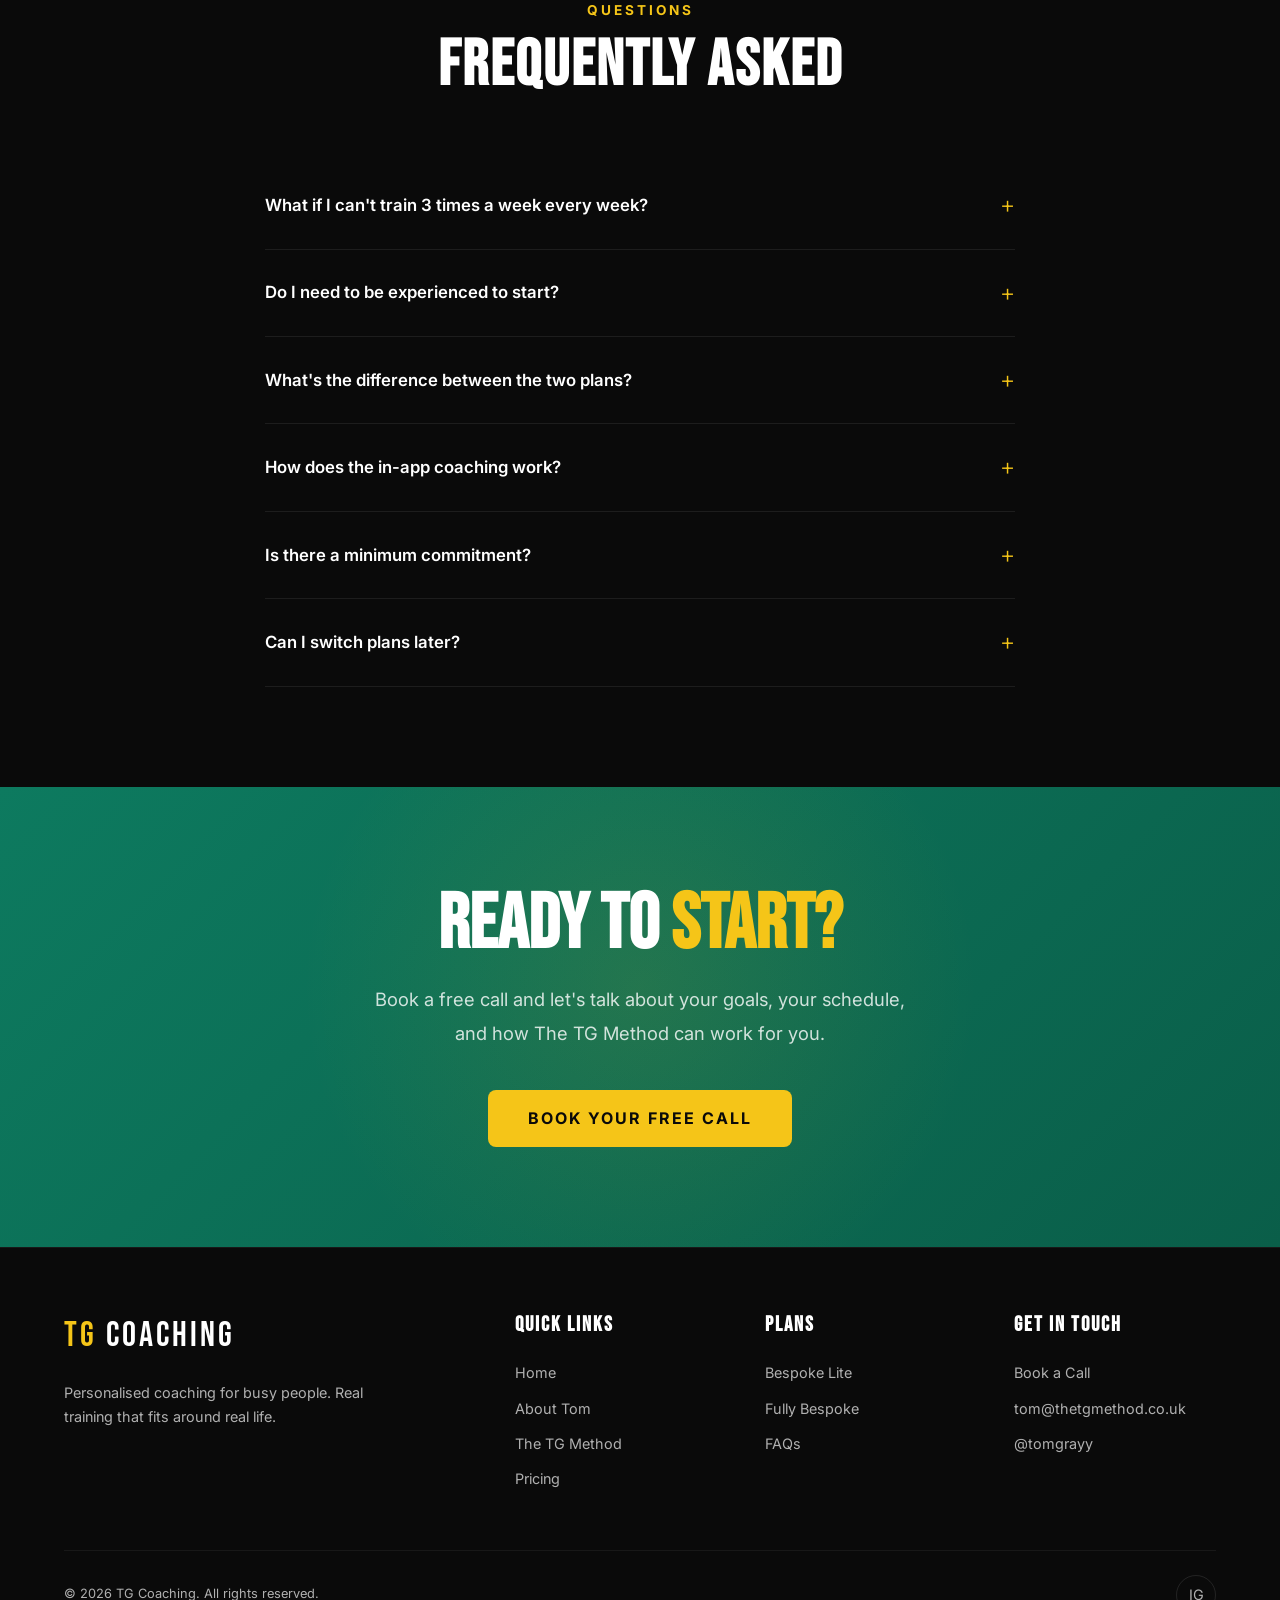
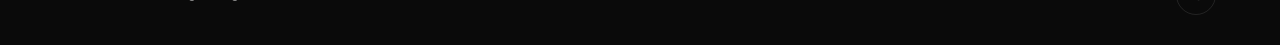
<file: pricing.html>
<!DOCTYPE html>
<html lang="en">
<head>
  <meta charset="UTF-8">
  <meta name="viewport" content="width=device-width, initial-scale=1.0">
  <title>Pricing | TG Coaching — Choose Your Plan</title>
  <meta name="description" content="Choose between Bespoke Lite and Fully Bespoke coaching plans. Personalised training that fits your life, from £135/month.">
  <link rel="stylesheet" href="css/style.css">
  <link rel="icon" href="data:image/svg+xml,<svg xmlns='http://www.w3.org/2000/svg' viewBox='0 0 100 100'><text y='.9em' font-size='90'>💪</text></svg>">
</head>
<body>

  <!-- NAVIGATION -->
  <nav class="nav scrolled" id="nav">
    <div class="container">
      <a href="index.html" class="nav-logo">TG <span>COACHING</span></a>
      <ul class="nav-links" id="navLinks">
        <li><a href="index.html">Home</a></li>
        <li><a href="index.html#about">About</a></li>
        <li><a href="index.html#method">Method</a></li>
        <li><a href="pricing.html" class="active">Pricing</a></li>
        <li><a href="index.html#testimonials">Results</a></li>
        <li><a href="https://calendly.com/tom-thetgmethod/30min" class="nav-cta">Book a Call</a></li>
      </ul>
      <div class="hamburger" id="hamburger" onclick="toggleMenu()">
        <span></span><span></span><span></span>
      </div>
    </div>
  </nav>

  <!-- HERO -->
  <section class="pricing-hero">
    <div class="container">
      <div class="section-label">Investment in You</div>
      <h1 class="section-title" style="font-size: clamp(3rem, 6vw, 5rem); margin-bottom: 20px;">FIND THE RIGHT<br>PLAN <span style="color: var(--gold);">FOR YOU</span></h1>
      <p class="section-subtitle" style="margin: 0 auto;">Every body is different. Choose the coaching package that fits your goals, your schedule, and your life.</p>
    </div>
  </section>

  <!-- PRICING CARDS -->
  <section class="pricing" style="padding-top: 60px;">
    <div class="container">
      <div class="pricing-grid">
        <!-- BESPOKE LITE -->
        <div class="price-card fade-in">
          <div class="plan-name">BESPOKE LITE</div>
          <div class="plan-tagline">Ideal for busy lives, working professionals, working parents or CrossFit class warriors.</div>
          <div class="price">
            <span class="currency">£</span>
            <span class="amount">135</span>
            <span class="period">/ month</span>
          </div>
          <div class="plan-description">Personalised sessions, with expert structure, support and adjustments to help you make consistent progress around real life.</div>
          <ul class="features">
            <li><span class="check">✓</span> 3 personalised sessions per week (60–90 mins)</li>
            <li><span class="check">✓</span> Weekly check-in with written feedback</li>
            <li><span class="check">✓</span> Personalised programming &amp; ongoing adjustments</li>
            <li><span class="check">✓</span> In-app coaching and support</li>
          </ul>
          <a href="https://calendly.com/tom-thetgmethod/30min" class="btn btn-outline">Get Started</a>
        </div>
        <!-- FULLY BESPOKE -->
        <div class="price-card featured fade-in">
          <div class="plan-name">FULLY BESPOKE</div>
          <div class="plan-tagline">The most individualised athlete-style coaching alongside everyday commitments.</div>
          <div class="price">
            <span class="currency">£</span>
            <span class="amount">185</span>
            <span class="period">/ month</span>
          </div>
          <div class="plan-description">Whether you're chasing performance goals, want more structure, or simply need training fully tailored around your schedule.</div>
          <ul class="features">
            <li><span class="check">✓</span> As many sessions as required</li>
            <li><span class="check">✓</span> Weekly check-in with video feedback</li>
            <li><span class="check">✓</span> Personalised programming &amp; ongoing adjustments</li>
            <li><span class="check">✓</span> Movement reviews and coaching cues</li>
            <li><span class="check">✓</span> In-app coaching and support</li>
          </ul>
          <a href="https://calendly.com/tom-thetgmethod/30min" class="btn btn-gold">Get Started</a>
        </div>
      </div>
    </div>
  </section>

  <!-- COMPARISON TABLE -->
  <section style="padding: 80px 0; background: var(--black);">
    <div class="container">
      <div class="section-header">
        <div class="section-label">Side by Side</div>
        <h2 class="section-title">COMPARE PLANS</h2>
      </div>
      <table class="compare-table">
        <thead>
          <tr>
            <th>Feature</th>
            <th>Bespoke Lite</th>
            <th>Fully Bespoke</th>
          </tr>
        </thead>
        <tbody>
          <tr>
            <td>Personalised programming</td>
            <td class="check-yes">✓</td>
            <td class="check-yes">✓</td>
          </tr>
          <tr>
            <td>Sessions per week</td>
            <td>3 sessions</td>
            <td>Unlimited</td>
          </tr>
          <tr>
            <td>Session length</td>
            <td>60–90 mins</td>
            <td>As needed</td>
          </tr>
          <tr>
            <td>Weekly check-ins</td>
            <td>Written feedback</td>
            <td>Video feedback</td>
          </tr>
          <tr>
            <td>Ongoing adjustments</td>
            <td class="check-yes">✓</td>
            <td class="check-yes">✓</td>
          </tr>
          <tr>
            <td>In-app coaching &amp; support</td>
            <td class="check-yes">✓</td>
            <td class="check-yes">✓</td>
          </tr>
          <tr>
            <td>Movement reviews</td>
            <td class="check-no">—</td>
            <td class="check-yes">✓</td>
          </tr>
          <tr>
            <td>Coaching cues</td>
            <td class="check-no">—</td>
            <td class="check-yes">✓</td>
          </tr>
          <tr>
            <td style="font-weight: 700; color: var(--gold);">Monthly price</td>
            <td style="font-weight: 700; color: var(--gold);">£135</td>
            <td style="font-weight: 700; color: var(--gold);">£185</td>
          </tr>
        </tbody>
      </table>
      <div style="text-align: center; margin-top: 48px;">
        <a href="https://calendly.com/tom-thetgmethod/30min" class="btn btn-gold">Book a Free Call to Decide</a>
      </div>
    </div>
  </section>

  <!-- GETTING STARTED -->
  <section class="steps-section">
    <div class="container">
      <div class="section-header">
        <div class="section-label">How It Works</div>
        <h2 class="section-title">GETTING STARTED</h2>
        <p class="section-subtitle">Three simple steps from signing up to smashing your goals.</p>
      </div>
      <div class="steps-timeline">
        <div class="step-item fade-in">
          <div class="step-circle">1</div>
          <h3>BOOK A CALL</h3>
          <p>Jump on a free, no-pressure call so we can chat about your goals, experience and what you're looking for.</p>
        </div>
        <div class="step-item fade-in">
          <div class="step-circle">2</div>
          <h3>ONBOARDING</h3>
          <p>We go through a full onboarding process — assessing where you're at, what you need, and building your personalised plan.</p>
        </div>
        <div class="step-item fade-in">
          <div class="step-circle">3</div>
          <h3>START TRAINING</h3>
          <p>Your programme is loaded, check-ins begin, and we get to work. Real coaching, real progress, around your real life.</p>
        </div>
      </div>
    </div>
  </section>

  <!-- FAQ -->
  <section class="faq" id="faq">
    <div class="container">
      <div class="section-header">
        <div class="section-label">Questions</div>
        <h2 class="section-title">FREQUENTLY ASKED</h2>
      </div>
      <div class="faq-list">
        <div class="faq-item">
          <div class="faq-question" onclick="toggleFaq(this)">
            <span>What if I can't train 3 times a week every week?</span>
            <span class="icon">+</span>
          </div>
          <div class="faq-answer">
            <p>That's completely fine — life happens! The TG Method is designed around your real schedule. If you have a busy week, we adjust. The programme flexes with you, not against you. That's the whole point.</p>
          </div>
        </div>
        <div class="faq-item">
          <div class="faq-question" onclick="toggleFaq(this)">
            <span>Do I need to be experienced to start?</span>
            <span class="icon">+</span>
          </div>
          <div class="faq-answer">
            <p>Not at all. Whether you're a complete beginner or you've been training for years, the coaching is fully personalised to your level. We meet you where you are and progress from there.</p>
          </div>
        </div>
        <div class="faq-item">
          <div class="faq-question" onclick="toggleFaq(this)">
            <span>What's the difference between the two plans?</span>
            <span class="icon">+</span>
          </div>
          <div class="faq-answer">
            <p>Bespoke Lite gives you 3 expertly programmed sessions per week with written check-ins — perfect for most people. Fully Bespoke is for those who want unlimited sessions, video feedback, movement reviews and the most individualised coaching experience possible.</p>
          </div>
        </div>
        <div class="faq-item">
          <div class="faq-question" onclick="toggleFaq(this)">
            <span>How does the in-app coaching work?</span>
            <span class="icon">+</span>
          </div>
          <div class="faq-answer">
            <p>You'll receive your programming through an app where you can log sessions, track progress, and message me directly. It keeps everything in one place and means you always have coaching support in your pocket.</p>
          </div>
        </div>
        <div class="faq-item">
          <div class="faq-question" onclick="toggleFaq(this)">
            <span>Is there a minimum commitment?</span>
            <span class="icon">+</span>
          </div>
          <div class="faq-answer">
            <p>I ask for a minimum of 3 months. Real, lasting results take consistency, and I want to make sure we have enough time to see genuine progress together. After that, it's month-to-month.</p>
          </div>
        </div>
        <div class="faq-item">
          <div class="faq-question" onclick="toggleFaq(this)">
            <span>Can I switch plans later?</span>
            <span class="icon">+</span>
          </div>
          <div class="faq-answer">
            <p>Absolutely. If you start on Bespoke Lite and decide you want the full experience, we can upgrade you anytime. Just let me know during your check-in.</p>
          </div>
        </div>
      </div>
    </div>
  </section>

  <!-- CTA -->
  <section class="cta-section">
    <div class="container">
      <h2>READY TO <span>START?</span></h2>
      <p>Book a free call and let's talk about your goals, your schedule, and how The TG Method can work for you.</p>
      <div class="cta-buttons">
        <a href="https://calendly.com/tom-thetgmethod/30min" class="btn btn-gold">Book Your Free Call</a>
      </div>
    </div>
  </section>

  <!-- FOOTER -->
  <footer class="footer">
    <div class="container">
      <div class="footer-grid">
        <div class="footer-brand">
          <a href="index.html" class="nav-logo">TG <span>COACHING</span></a>
          <p>Personalised coaching for busy people. Real training that fits around real life.</p>
        </div>
        <div class="footer-col">
          <h4>QUICK LINKS</h4>
          <a href="index.html">Home</a>
          <a href="index.html#about">About Tom</a>
          <a href="index.html#method">The TG Method</a>
          <a href="pricing.html">Pricing</a>
        </div>
        <div class="footer-col">
          <h4>PLANS</h4>
          <a href="pricing.html">Bespoke Lite</a>
          <a href="pricing.html">Fully Bespoke</a>
          <a href="pricing.html#faq">FAQs</a>
        </div>
        <div class="footer-col">
          <h4>GET IN TOUCH</h4>
          <a href="https://calendly.com/tom-thetgmethod/30min">Book a Call</a>
          <a href="mailto:tom@thetgmethod.co.uk">tom@thetgmethod.co.uk</a>
          <a href="https://www.instagram.com/tomgrayy">@tomgrayy</a>
        </div>
      </div>
      <div class="footer-bottom">
        <p>&copy; 2026 TG Coaching. All rights reserved.</p>
        <div class="social-links">
          <a href="https://www.instagram.com/tomgrayy" aria-label="Instagram">IG</a>
        </div>
      </div>
    </div>
  </footer>

  <script>
    // Navbar scroll
    window.addEventListener('scroll', () => {
      document.getElementById('nav').classList.toggle('scrolled', window.scrollY > 50);
    });

    // Mobile menu
    function toggleMenu() {
      document.getElementById('navLinks').classList.toggle('active');
    }

    document.querySelectorAll('.nav-links a').forEach(link => {
      link.addEventListener('click', () => document.getElementById('navLinks').classList.remove('active'));
    });

    // FAQ accordion
    function toggleFaq(el) {
      const item = el.parentElement;
      const wasActive = item.classList.contains('active');
      document.querySelectorAll('.faq-item').forEach(i => i.classList.remove('active'));
      if (!wasActive) item.classList.add('active');
    }

    // Fade in
    const observer = new IntersectionObserver((entries) => {
      entries.forEach(entry => {
        if (entry.isIntersecting) entry.target.classList.add('visible');
      });
    }, { threshold: 0.1 });
    document.querySelectorAll('.fade-in').forEach(el => observer.observe(el));
  </script>

</body>
</html>
</file>
<file: css/style.css>
/* ===== TG COACHING - GLOBAL STYLES ===== */
@import url('https://fonts.googleapis.com/css2?family=Inter:wght@400;500;600;700;800;900&family=Bebas+Neue&display=swap');

:root {
  --black: #0a0a0a;
  --dark: #111111;
  --dark-card: #1a1a1a;
  --gold: #F5C518;
  --gold-hover: #e6b800;
  --teal: #0d7a5f;
  --teal-dark: #0a5e49;
  --white: #ffffff;
  --gray: #b0b0b0;
  --light-gray: #e0e0e0;
  --font-heading: 'Bebas Neue', sans-serif;
  --font-body: 'Inter', sans-serif;
}

* { margin: 0; padding: 0; box-sizing: border-box; }

html {
  scroll-behavior: smooth;
  font-size: 16px;
}

body {
  font-family: var(--font-body);
  background: var(--black);
  color: var(--white);
  line-height: 1.6;
  overflow-x: hidden;
}

a { text-decoration: none; color: inherit; }
ul { list-style: none; }
img { max-width: 100%; display: block; }

.container {
  max-width: 1200px;
  margin: 0 auto;
  padding: 0 24px;
}

/* ===== NAVIGATION ===== */
.nav {
  position: fixed;
  top: 0;
  left: 0;
  right: 0;
  z-index: 1000;
  padding: 16px 0;
  transition: background 0.3s, backdrop-filter 0.3s;
}

.nav.scrolled {
  background: rgba(10,10,10,0.95);
  backdrop-filter: blur(12px);
  box-shadow: 0 2px 20px rgba(0,0,0,0.5);
}

.nav .container {
  display: flex;
  align-items: center;
  justify-content: space-between;
}

.nav-logo {
  font-family: var(--font-heading);
  font-size: 2.2rem;
  letter-spacing: 3px;
  color: var(--gold);
}

.nav-logo span {
  color: var(--white);
}

.nav-links {
  display: flex;
  gap: 32px;
  align-items: center;
}

.nav-links a {
  font-size: 0.9rem;
  font-weight: 500;
  text-transform: uppercase;
  letter-spacing: 1.5px;
  color: var(--gray);
  transition: color 0.3s;
  position: relative;
}

.nav-links a:hover,
.nav-links a.active {
  color: var(--white);
}

.nav-links a::after {
  content: '';
  position: absolute;
  bottom: -4px;
  left: 0;
  width: 0;
  height: 2px;
  background: var(--gold);
  transition: width 0.3s;
}

.nav-links a:hover::after,
.nav-links a.active::after {
  width: 100%;
}

.nav-cta {
  background: var(--gold) !important;
  color: var(--black) !important;
  padding: 10px 24px !important;
  border-radius: 6px;
  font-weight: 700 !important;
  letter-spacing: 1px !important;
  transition: background 0.3s, transform 0.3s !important;
}

.nav-cta:hover {
  background: var(--gold-hover) !important;
  transform: translateY(-2px);
}

.nav-cta::after { display: none !important; }

/* Mobile menu */
.hamburger {
  display: none;
  flex-direction: column;
  gap: 5px;
  cursor: pointer;
  z-index: 1001;
}

.hamburger span {
  width: 28px;
  height: 3px;
  background: var(--white);
  border-radius: 2px;
  transition: 0.3s;
}

/* ===== BUTTONS ===== */
.btn {
  display: inline-block;
  padding: 16px 40px;
  font-family: var(--font-body);
  font-size: 1rem;
  font-weight: 700;
  text-transform: uppercase;
  letter-spacing: 2px;
  border: none;
  border-radius: 8px;
  cursor: pointer;
  transition: all 0.3s;
  text-align: center;
}

.btn-gold {
  background: var(--gold);
  color: var(--black);
}

.btn-gold:hover {
  background: var(--gold-hover);
  transform: translateY(-3px);
  box-shadow: 0 8px 30px rgba(245,197,24,0.3);
}

.btn-outline {
  background: transparent;
  color: var(--gold);
  border: 2px solid var(--gold);
}

.btn-outline:hover {
  background: var(--gold);
  color: var(--black);
  transform: translateY(-3px);
}

.btn-teal {
  background: var(--teal);
  color: var(--white);
}

.btn-teal:hover {
  background: var(--teal-dark);
  transform: translateY(-3px);
  box-shadow: 0 8px 30px rgba(13,122,95,0.3);
}

.btn-white {
  background: var(--white);
  color: var(--black);
}

.btn-white:hover {
  background: var(--light-gray);
  transform: translateY(-3px);
}

/* ===== HERO SECTION ===== */
.hero {
  position: relative;
  min-height: 100vh;
  display: flex;
  align-items: center;
  overflow: hidden;
  background: linear-gradient(135deg, var(--black) 0%, #1a1a1a 50%, var(--black) 100%);
}

.hero::before {
  content: '';
  position: absolute;
  top: -50%;
  right: -20%;
  width: 800px;
  height: 800px;
  background: radial-gradient(circle, rgba(245,197,24,0.08) 0%, transparent 70%);
  border-radius: 50%;
}

.hero::after {
  content: '';
  position: absolute;
  bottom: -30%;
  left: -10%;
  width: 600px;
  height: 600px;
  background: radial-gradient(circle, rgba(13,122,95,0.06) 0%, transparent 70%);
  border-radius: 50%;
}

.hero .container {
  position: relative;
  z-index: 2;
  display: grid;
  grid-template-columns: 1fr 1fr;
  gap: 60px;
  align-items: center;
  padding-top: 100px;
}

.hero-content {
  animation: fadeInUp 1s ease;
}

.hero-badge {
  display: inline-block;
  padding: 8px 20px;
  background: rgba(245,197,24,0.1);
  border: 1px solid rgba(245,197,24,0.3);
  border-radius: 50px;
  font-size: 0.85rem;
  font-weight: 600;
  color: var(--gold);
  text-transform: uppercase;
  letter-spacing: 2px;
  margin-bottom: 24px;
}

.hero h1 {
  font-family: var(--font-heading);
  font-size: clamp(3.5rem, 7vw, 6rem);
  line-height: 0.95;
  letter-spacing: 2px;
  margin-bottom: 24px;
}

.hero h1 .highlight {
  color: var(--gold);
  display: block;
}

.hero p {
  font-size: 1.15rem;
  color: var(--gray);
  max-width: 480px;
  margin-bottom: 40px;
  line-height: 1.8;
}

.hero-buttons {
  display: flex;
  gap: 16px;
  flex-wrap: wrap;
}

.hero-visual {
  position: relative;
  display: flex;
  justify-content: center;
  align-items: center;
  animation: fadeInRight 1s ease 0.3s both;
}

.hero-card {
  background: var(--dark-card);
  border: 1px solid rgba(255,255,255,0.08);
  border-radius: 20px;
  padding: 48px 40px;
  text-align: center;
  position: relative;
  overflow: hidden;
}

.hero-card::before {
  content: '';
  position: absolute;
  top: 0;
  left: 0;
  right: 0;
  height: 4px;
  background: linear-gradient(90deg, var(--gold), var(--teal));
}

.hero-card .icon {
  width: 80px;
  height: 80px;
  background: linear-gradient(135deg, var(--gold), #d4a610);
  border-radius: 20px;
  display: flex;
  align-items: center;
  justify-content: center;
  margin: 0 auto 24px;
  font-size: 2rem;
}

.hero-card h3 {
  font-family: var(--font-heading);
  font-size: 1.8rem;
  letter-spacing: 2px;
  margin-bottom: 12px;
}

.hero-card p {
  color: var(--gray);
  font-size: 0.95rem;
}

.hero-stats {
  display: flex;
  gap: 32px;
  margin-top: 32px;
  padding-top: 32px;
  border-top: 1px solid rgba(255,255,255,0.08);
}

.hero-stat {
  text-align: center;
}

.hero-stat .number {
  font-family: var(--font-heading);
  font-size: 2rem;
  color: var(--gold);
  letter-spacing: 1px;
}

.hero-stat .label {
  font-size: 0.75rem;
  color: var(--gray);
  text-transform: uppercase;
  letter-spacing: 1px;
}

/* ===== SECTION STYLES ===== */
section {
  padding: 100px 0;
}

.section-label {
  font-size: 0.85rem;
  font-weight: 700;
  text-transform: uppercase;
  letter-spacing: 3px;
  color: var(--gold);
  margin-bottom: 12px;
}

.section-title {
  font-family: var(--font-heading);
  font-size: clamp(2.5rem, 5vw, 4rem);
  letter-spacing: 2px;
  margin-bottom: 20px;
  line-height: 1;
}

.section-subtitle {
  font-size: 1.1rem;
  color: var(--gray);
  max-width: 600px;
  line-height: 1.7;
}

.section-header {
  text-align: center;
  margin-bottom: 64px;
}

.section-header .section-subtitle {
  margin: 0 auto;
}

/* ===== ABOUT SECTION ===== */
.about {
  background: var(--dark);
}

.about-grid {
  display: grid;
  grid-template-columns: 1fr 1fr;
  gap: 80px;
  align-items: center;
}

.about-image {
  position: relative;
}

.about-image .image-placeholder {
  width: 100%;
  aspect-ratio: 4/5;
  background: linear-gradient(135deg, var(--dark-card), #252525);
  border-radius: 20px;
  display: flex;
  align-items: center;
  justify-content: center;
  font-size: 8rem;
  border: 1px solid rgba(255,255,255,0.05);
  overflow: hidden;
  position: relative;
}

.about-image .image-placeholder::after {
  content: 'TG';
  font-family: var(--font-heading);
  font-size: 10rem;
  color: rgba(245,197,24,0.05);
  position: absolute;
}

.about-image .accent-box {
  position: absolute;
  bottom: -20px;
  left: -20px;
  background: var(--gold);
  color: var(--black);
  padding: 20px 28px;
  border-radius: 12px;
  font-weight: 800;
  font-size: 0.9rem;
  text-transform: uppercase;
  letter-spacing: 1px;
}

.about-content h2 {
  font-family: var(--font-heading);
  font-size: 3.5rem;
  line-height: 1;
  margin-bottom: 24px;
}

.about-content h2 span {
  color: var(--gold);
}

.about-content p {
  color: var(--gray);
  font-size: 1.05rem;
  line-height: 1.8;
  margin-bottom: 20px;
}

.about-content .emphasis {
  color: var(--white);
  font-weight: 600;
  font-style: italic;
  border-left: 3px solid var(--gold);
  padding-left: 20px;
  margin: 28px 0;
}

/* ===== METHOD SECTION ===== */
.method {
  background: var(--teal);
  position: relative;
  overflow: hidden;
}

.method::before {
  content: '';
  position: absolute;
  top: -100px;
  right: -100px;
  width: 400px;
  height: 400px;
  background: rgba(255,255,255,0.03);
  border-radius: 50%;
}

.method .section-label {
  color: rgba(255,255,255,0.7);
}

.method .section-title {
  color: var(--white);
}

.method .section-subtitle {
  color: rgba(255,255,255,0.8);
}

.method-steps {
  display: grid;
  grid-template-columns: repeat(3, 1fr);
  gap: 32px;
  margin-top: 48px;
}

.method-step {
  background: rgba(255,255,255,0.08);
  backdrop-filter: blur(10px);
  border: 1px solid rgba(255,255,255,0.12);
  border-radius: 16px;
  padding: 40px 32px;
  text-align: center;
  transition: transform 0.3s, background 0.3s;
}

.method-step:hover {
  transform: translateY(-8px);
  background: rgba(255,255,255,0.12);
}

.method-step .step-number {
  font-family: var(--font-heading);
  font-size: 3.5rem;
  color: var(--gold);
  line-height: 1;
  margin-bottom: 16px;
}

.method-step h3 {
  font-family: var(--font-heading);
  font-size: 1.6rem;
  letter-spacing: 2px;
  margin-bottom: 12px;
}

.method-step p {
  color: rgba(255,255,255,0.75);
  font-size: 0.95rem;
  line-height: 1.7;
}

/* ===== PRICING SECTION ===== */
.pricing {
  background: var(--black);
}

.pricing-grid {
  display: grid;
  grid-template-columns: repeat(2, 1fr);
  gap: 32px;
  max-width: 900px;
  margin: 0 auto;
}

.price-card {
  background: var(--dark-card);
  border: 1px solid rgba(255,255,255,0.08);
  border-radius: 20px;
  padding: 48px 40px;
  position: relative;
  overflow: hidden;
  transition: transform 0.3s, border-color 0.3s;
}

.price-card:hover {
  transform: translateY(-8px);
  border-color: rgba(245,197,24,0.3);
}

.price-card.featured {
  border-color: var(--gold);
}

.price-card.featured::before {
  content: 'MOST POPULAR';
  position: absolute;
  top: 32px;
  right: -60px;
  background: var(--gold);
  color: var(--black);
  padding: 10px 120px;
  font-size: 0.75rem;
  font-weight: 800;
  letter-spacing: 2px;
  transform: rotate(45deg);
  z-index: 10;
  box-shadow: 0 2px 8px rgba(0,0,0,0.3);
}

.price-card .plan-name {
  font-family: var(--font-heading);
  font-size: 2.2rem;
  letter-spacing: 3px;
  margin-bottom: 8px;
}

.price-card .plan-tagline {
  color: var(--gray);
  font-size: 0.9rem;
  margin-bottom: 24px;
  line-height: 1.6;
}

.price-card .price {
  display: flex;
  align-items: baseline;
  gap: 4px;
  margin-bottom: 8px;
}

.price-card .price .currency {
  font-size: 1.5rem;
  color: var(--gold);
  font-weight: 700;
}

.price-card .price .amount {
  font-family: var(--font-heading);
  font-size: 4rem;
  color: var(--gold);
  line-height: 1;
}

.price-card .price .period {
  font-size: 0.9rem;
  color: var(--gray);
}

.price-card .plan-description {
  color: var(--gray);
  font-size: 0.9rem;
  margin-bottom: 32px;
  padding-bottom: 32px;
  border-bottom: 1px solid rgba(255,255,255,0.08);
  line-height: 1.7;
}

.price-card .features {
  margin-bottom: 40px;
}

.price-card .features li {
  display: flex;
  align-items: flex-start;
  gap: 12px;
  margin-bottom: 16px;
  font-size: 0.95rem;
  color: var(--light-gray);
}

.price-card .features li .check {
  color: var(--gold);
  font-weight: 700;
  font-size: 1.1rem;
  flex-shrink: 0;
  margin-top: 2px;
}

.price-card .btn {
  width: 100%;
}

/* ===== TESTIMONIALS ===== */
.testimonials {
  background: var(--dark);
}

.testimonials-grid {
  display: grid;
  grid-template-columns: repeat(3, 1fr);
  gap: 32px;
}

.testimonial-card {
  background: var(--dark-card);
  border: 1px solid rgba(255,255,255,0.06);
  border-radius: 16px;
  padding: 40px 32px;
  position: relative;
  transition: transform 0.3s;
}

.testimonial-card:hover {
  transform: translateY(-4px);
}

.testimonial-card .quote-mark {
  font-family: var(--font-heading);
  font-size: 5rem;
  color: var(--gold);
  line-height: 0.8;
  margin-bottom: 8px;
}

.testimonial-card p {
  color: var(--gray);
  font-size: 0.95rem;
  line-height: 1.8;
  font-style: italic;
  margin-bottom: 24px;
}

.testimonial-author {
  display: flex;
  align-items: center;
  gap: 12px;
}

.testimonial-avatar {
  width: 48px;
  height: 48px;
  border-radius: 50%;
  background: linear-gradient(135deg, var(--gold), var(--teal));
  display: flex;
  align-items: center;
  justify-content: center;
  font-weight: 800;
  font-size: 0.85rem;
  color: var(--black);
}

.testimonial-author .name {
  font-weight: 700;
  font-size: 0.9rem;
}

.testimonial-author .role {
  color: var(--gray);
  font-size: 0.8rem;
}

/* ===== CTA SECTION ===== */
.cta-section {
  background: linear-gradient(135deg, var(--teal) 0%, var(--teal-dark) 100%);
  text-align: center;
  position: relative;
  overflow: hidden;
}

.cta-section::before {
  content: '';
  position: absolute;
  top: -200px;
  left: 50%;
  transform: translateX(-50%);
  width: 800px;
  height: 800px;
  background: radial-gradient(circle, rgba(245,197,24,0.1) 0%, transparent 60%);
  border-radius: 50%;
}

.cta-section .container {
  position: relative;
  z-index: 2;
}

.cta-section h2 {
  font-family: var(--font-heading);
  font-size: clamp(3rem, 6vw, 5rem);
  margin-bottom: 20px;
  line-height: 1;
}

.cta-section h2 span {
  color: var(--gold);
}

.cta-section p {
  font-size: 1.15rem;
  color: rgba(255,255,255,0.8);
  max-width: 550px;
  margin: 0 auto 40px;
  line-height: 1.8;
}

.cta-buttons {
  display: flex;
  gap: 16px;
  justify-content: center;
  flex-wrap: wrap;
}

/* ===== FOOTER ===== */
.footer {
  background: var(--black);
  border-top: 1px solid rgba(255,255,255,0.06);
  padding: 60px 0 30px;
}

.footer-grid {
  display: grid;
  grid-template-columns: 2fr 1fr 1fr 1fr;
  gap: 48px;
  margin-bottom: 48px;
}

.footer-brand .nav-logo {
  margin-bottom: 16px;
  display: inline-block;
}

.footer-brand p {
  color: var(--gray);
  font-size: 0.9rem;
  line-height: 1.7;
  max-width: 300px;
}

.footer-col h4 {
  font-family: var(--font-heading);
  font-size: 1.3rem;
  letter-spacing: 2px;
  margin-bottom: 20px;
  color: var(--white);
}

.footer-col a {
  display: block;
  color: var(--gray);
  font-size: 0.9rem;
  margin-bottom: 12px;
  transition: color 0.3s;
}

.footer-col a:hover {
  color: var(--gold);
}

.footer-bottom {
  border-top: 1px solid rgba(255,255,255,0.06);
  padding-top: 24px;
  display: flex;
  justify-content: space-between;
  align-items: center;
  color: var(--gray);
  font-size: 0.8rem;
}

.social-links {
  display: flex;
  gap: 16px;
}

.social-links a {
  width: 40px;
  height: 40px;
  border: 1px solid rgba(255,255,255,0.1);
  border-radius: 50%;
  display: flex;
  align-items: center;
  justify-content: center;
  color: var(--gray);
  transition: all 0.3s;
  font-size: 0.9rem;
}

.social-links a:hover {
  background: var(--gold);
  border-color: var(--gold);
  color: var(--black);
}

/* ===== GETTING STARTED (for pricing page) ===== */
.steps-section {
  background: var(--dark);
}

.steps-timeline {
  display: flex;
  gap: 0;
  position: relative;
  max-width: 900px;
  margin: 0 auto;
}

.steps-timeline::before {
  content: '';
  position: absolute;
  top: 40px;
  left: 60px;
  right: 60px;
  height: 3px;
  background: rgba(255,255,255,0.08);
}

.step-item {
  flex: 1;
  text-align: center;
  position: relative;
  padding: 0 16px;
}

.step-item .step-circle {
  width: 80px;
  height: 80px;
  border-radius: 50%;
  background: var(--gold);
  color: var(--black);
  font-family: var(--font-heading);
  font-size: 2rem;
  display: flex;
  align-items: center;
  justify-content: center;
  margin: 0 auto 20px;
  position: relative;
  z-index: 2;
}

.step-item h3 {
  font-family: var(--font-heading);
  font-size: 1.5rem;
  letter-spacing: 2px;
  margin-bottom: 8px;
}

.step-item p {
  color: var(--gray);
  font-size: 0.9rem;
  line-height: 1.6;
}

/* ===== FAQ (for pricing page) ===== */
.faq {
  background: var(--black);
}

.faq-list {
  max-width: 750px;
  margin: 0 auto;
}

.faq-item {
  border-bottom: 1px solid rgba(255,255,255,0.08);
}

.faq-question {
  display: flex;
  justify-content: space-between;
  align-items: center;
  padding: 24px 0;
  cursor: pointer;
  font-size: 1.05rem;
  font-weight: 600;
  transition: color 0.3s;
}

.faq-question:hover {
  color: var(--gold);
}

.faq-question .icon {
  font-size: 1.5rem;
  color: var(--gold);
  transition: transform 0.3s;
  font-weight: 300;
}

.faq-item.active .faq-question .icon {
  transform: rotate(45deg);
}

.faq-answer {
  max-height: 0;
  overflow: hidden;
  transition: max-height 0.4s ease, padding 0.4s ease;
}

.faq-item.active .faq-answer {
  max-height: 300px;
  padding-bottom: 24px;
}

.faq-answer p {
  color: var(--gray);
  font-size: 0.95rem;
  line-height: 1.7;
}

/* ===== CONTACT PAGE ===== */
.contact-hero {
  min-height: 60vh;
  display: flex;
  align-items: center;
  background: linear-gradient(135deg, var(--black), var(--dark));
  padding-top: 100px;
}

.contact-grid {
  display: grid;
  grid-template-columns: 1fr 1fr;
  gap: 64px;
  align-items: start;
}

.contact-form-card {
  background: var(--dark-card);
  border: 1px solid rgba(255,255,255,0.08);
  border-radius: 20px;
  padding: 48px 40px;
}

.form-group {
  margin-bottom: 24px;
}

.form-group label {
  display: block;
  font-size: 0.85rem;
  font-weight: 600;
  text-transform: uppercase;
  letter-spacing: 1px;
  color: var(--gray);
  margin-bottom: 8px;
}

.form-group input,
.form-group select,
.form-group textarea {
  width: 100%;
  padding: 14px 18px;
  background: rgba(255,255,255,0.05);
  border: 1px solid rgba(255,255,255,0.12);
  border-radius: 10px;
  color: var(--white);
  font-family: var(--font-body);
  font-size: 1rem;
  transition: border-color 0.3s;
}

.form-group input:focus,
.form-group select:focus,
.form-group textarea:focus {
  outline: none;
  border-color: var(--gold);
}

.form-group textarea {
  resize: vertical;
  min-height: 120px;
}

.form-group select option {
  background: var(--dark);
}

.contact-info {
  padding-top: 20px;
}

.contact-info h2 {
  font-family: var(--font-heading);
  font-size: 3rem;
  margin-bottom: 20px;
  line-height: 1;
}

.contact-info h2 span {
  color: var(--gold);
}

.contact-info > p {
  color: var(--gray);
  font-size: 1.05rem;
  line-height: 1.8;
  margin-bottom: 40px;
}

.contact-details {
  display: flex;
  flex-direction: column;
  gap: 20px;
  margin-bottom: 40px;
}

.contact-detail {
  display: flex;
  align-items: center;
  gap: 16px;
}

.contact-detail .detail-icon {
  width: 48px;
  height: 48px;
  background: rgba(245,197,24,0.1);
  border-radius: 12px;
  display: flex;
  align-items: center;
  justify-content: center;
  color: var(--gold);
  font-size: 1.2rem;
  flex-shrink: 0;
}

.contact-detail .detail-text .label {
  font-size: 0.8rem;
  color: var(--gray);
  text-transform: uppercase;
  letter-spacing: 1px;
}

.contact-detail .detail-text .value {
  font-weight: 600;
  font-size: 1rem;
}

/* ===== COMPARE TABLE (pricing page) ===== */
.compare-table {
  width: 100%;
  max-width: 800px;
  margin: 0 auto;
  border-collapse: separate;
  border-spacing: 0;
  background: var(--dark-card);
  border-radius: 16px;
  overflow: hidden;
  border: 1px solid rgba(255,255,255,0.08);
}

.compare-table thead th {
  background: var(--teal);
  padding: 20px 24px;
  font-family: var(--font-heading);
  font-size: 1.3rem;
  letter-spacing: 2px;
  text-align: center;
}

.compare-table thead th:first-child {
  text-align: left;
}

.compare-table tbody td {
  padding: 16px 24px;
  border-bottom: 1px solid rgba(255,255,255,0.06);
  font-size: 0.95rem;
  color: var(--gray);
  text-align: center;
}

.compare-table tbody td:first-child {
  text-align: left;
  color: var(--white);
  font-weight: 500;
}

.compare-table tbody tr:last-child td {
  border-bottom: none;
}

.compare-table .check-yes {
  color: var(--gold);
  font-size: 1.2rem;
}

.compare-table .check-no {
  color: rgba(255,255,255,0.2);
}

/* ===== PRICING PAGE HERO ===== */
.pricing-hero {
  min-height: 50vh;
  display: flex;
  align-items: center;
  text-align: center;
  background: linear-gradient(135deg, var(--black), var(--dark));
  padding-top: 100px;
}

/* ===== ANIMATIONS ===== */
@keyframes fadeInUp {
  from { opacity: 0; transform: translateY(30px); }
  to { opacity: 1; transform: translateY(0); }
}

@keyframes fadeInRight {
  from { opacity: 0; transform: translateX(30px); }
  to { opacity: 1; transform: translateX(0); }
}

.fade-in {
  opacity: 0;
  transform: translateY(20px);
  transition: opacity 0.6s ease, transform 0.6s ease;
}

.fade-in.visible {
  opacity: 1;
  transform: translateY(0);
}

/* ===== RESPONSIVE ===== */
@media (max-width: 1024px) {
  .hero .container {
    grid-template-columns: 1fr;
    text-align: center;
  }
  .hero p { margin: 0 auto 40px; }
  .hero-buttons { justify-content: center; }
  .hero-visual { display: none; }
  .about-grid { grid-template-columns: 1fr; gap: 48px; }
  .about-image { max-width: 400px; margin: 0 auto; }
  .pricing-grid { grid-template-columns: 1fr; max-width: 480px; }
  .footer-grid { grid-template-columns: 1fr 1fr; }
  .contact-grid { grid-template-columns: 1fr; }
}

@media (max-width: 768px) {
  section { padding: 72px 0; }
  .nav-links { display: none; }
  .hamburger { display: flex; }
  .nav-links.active {
    display: flex;
    flex-direction: column;
    position: fixed;
    top: 0;
    left: 0;
    right: 0;
    bottom: 0;
    background: var(--black);
    justify-content: center;
    align-items: center;
    gap: 24px;
    z-index: 999;
  }
  .nav-links.active a { font-size: 1.3rem; }
  .method-steps { grid-template-columns: 1fr; }
  .testimonials-grid { grid-template-columns: 1fr; }
  .footer-grid { grid-template-columns: 1fr; }
  .steps-timeline { flex-direction: column; gap: 32px; }
  .steps-timeline::before { display: none; }
  .hero h1 { font-size: 3rem; }
  .contact-form-card { padding: 32px 24px; }
}
</file>
